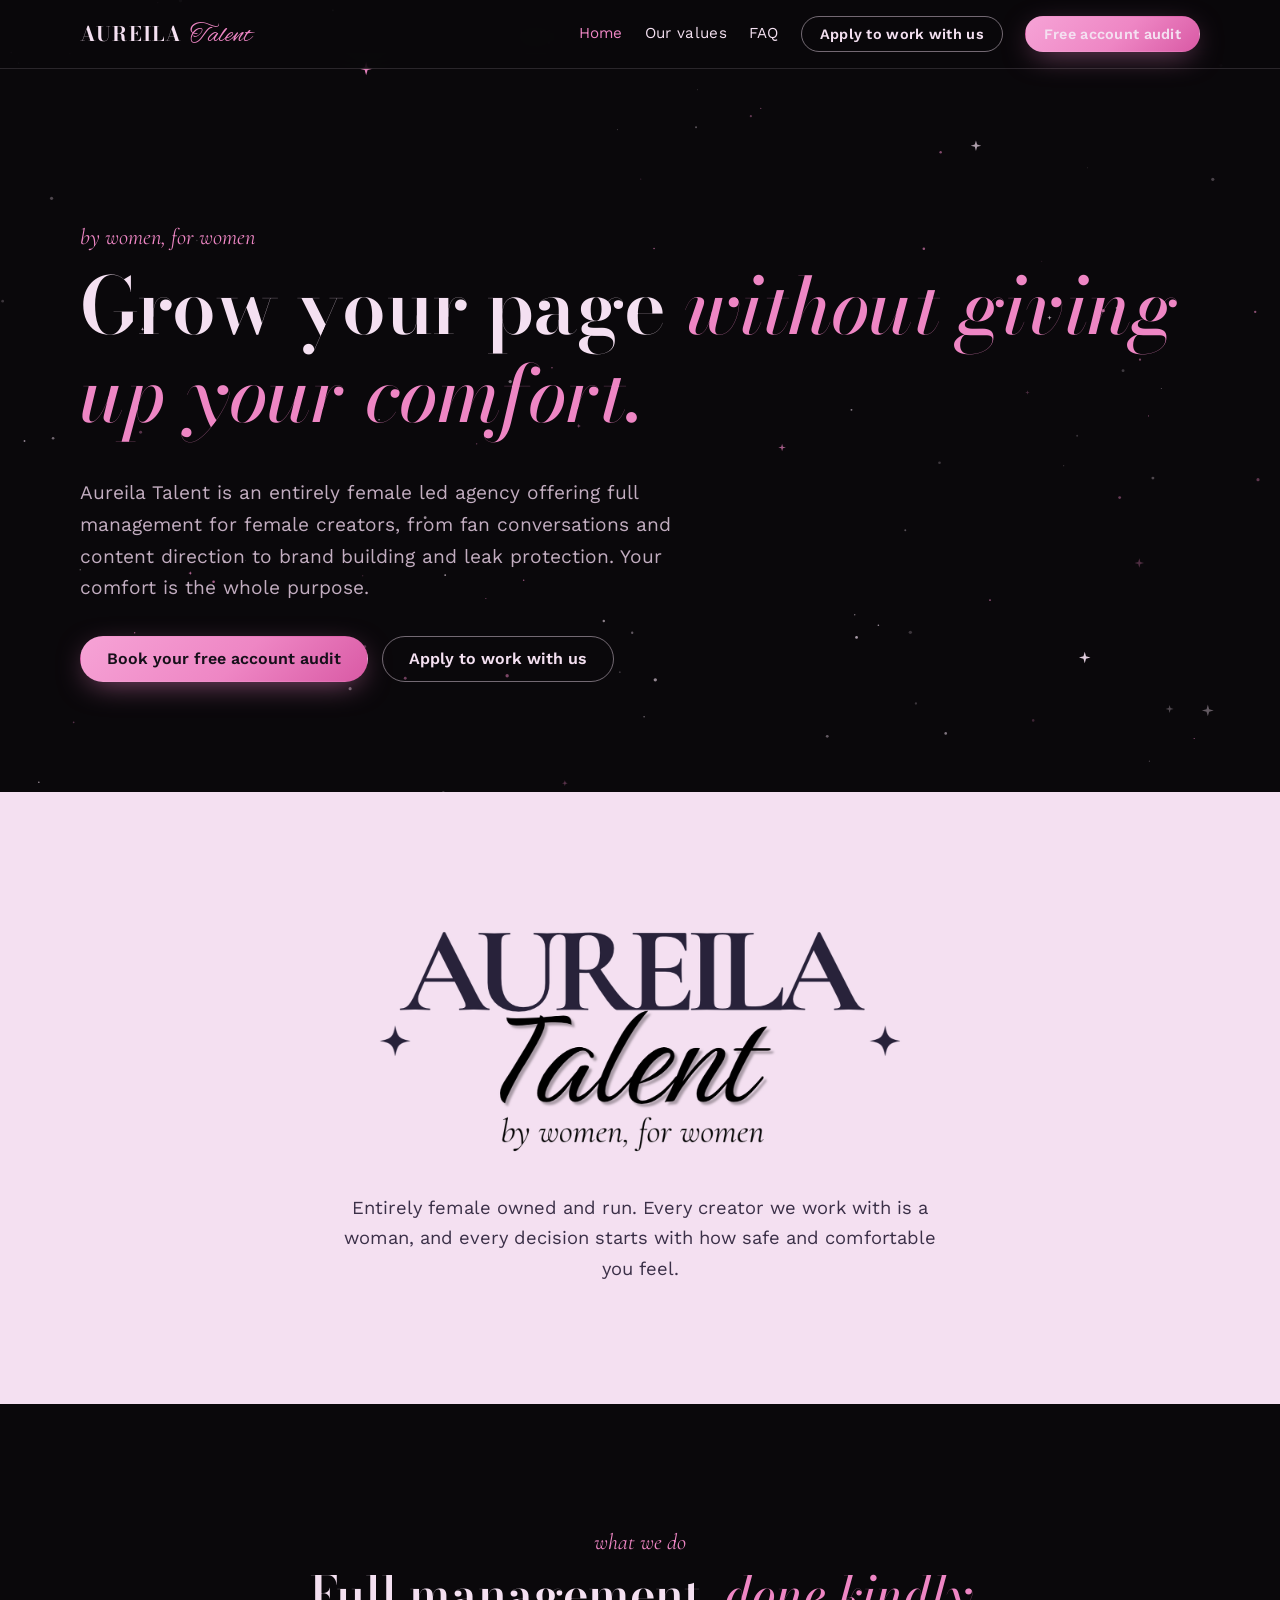
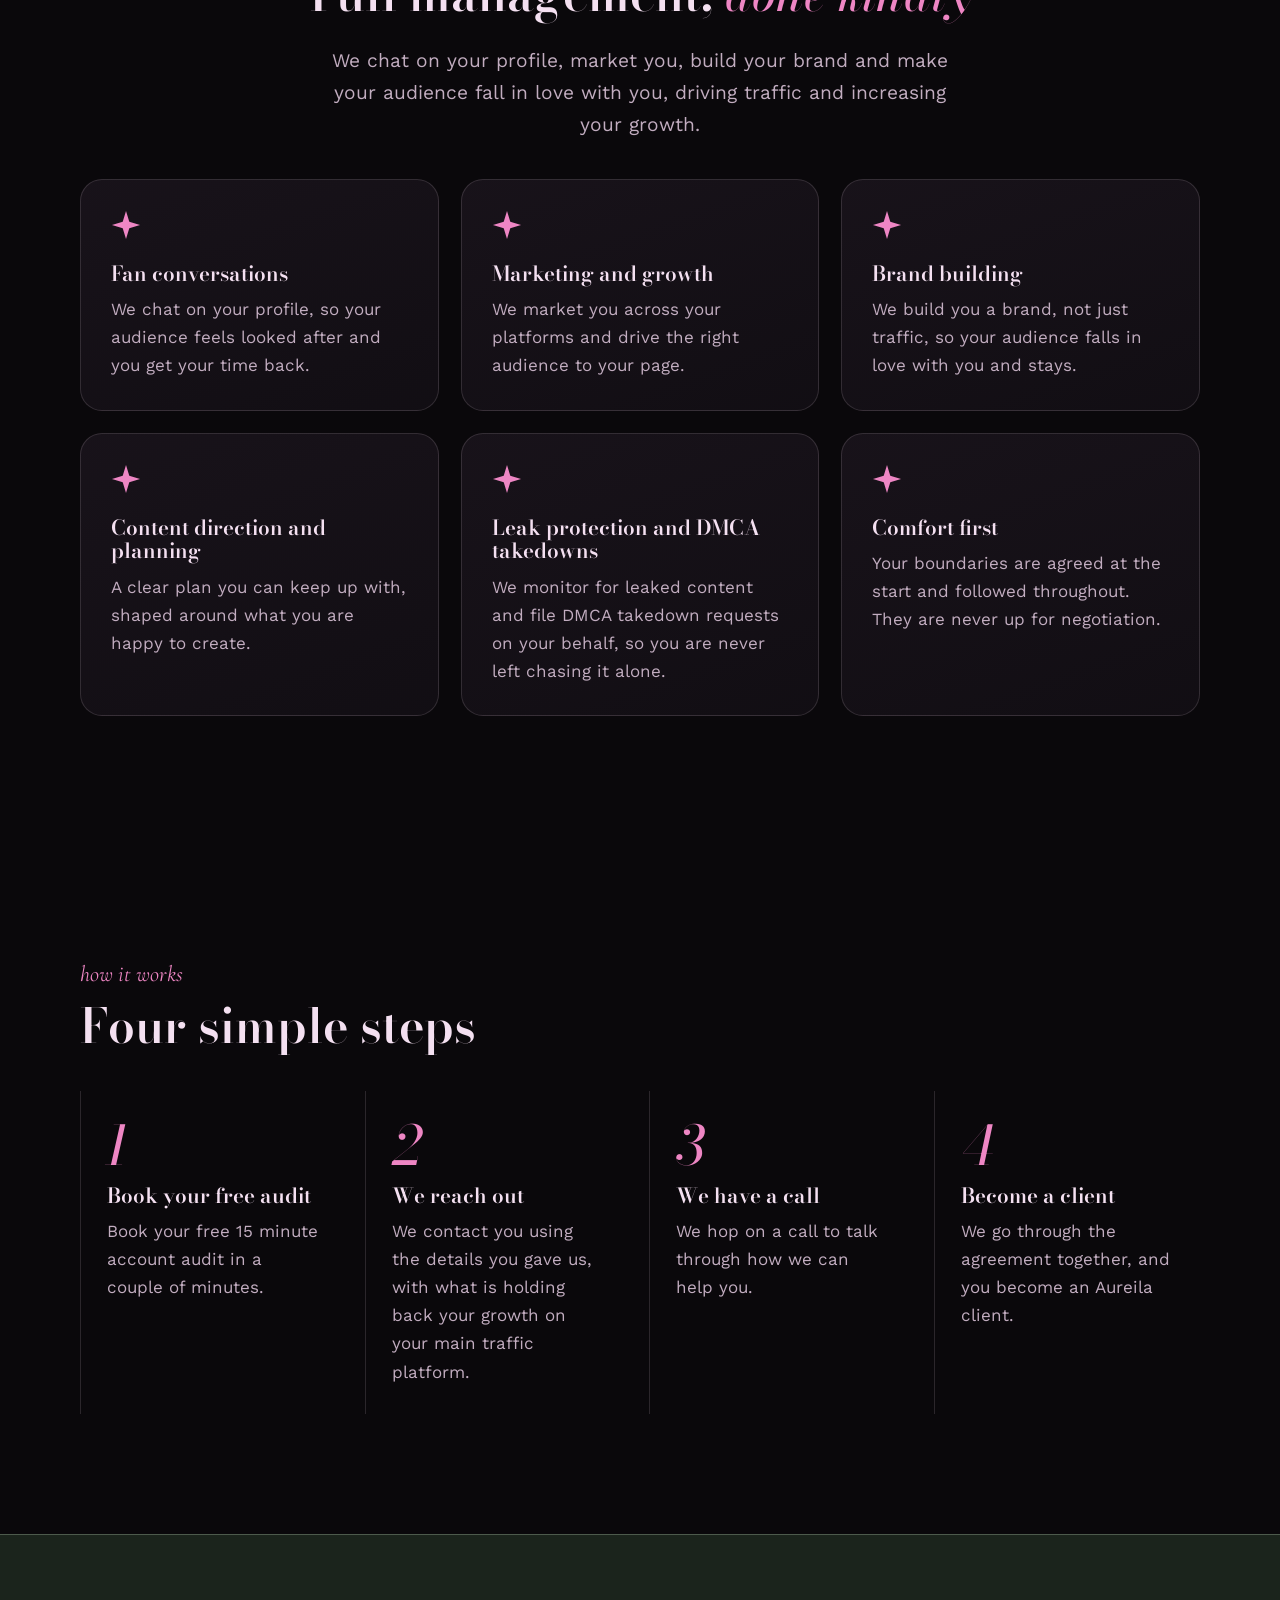
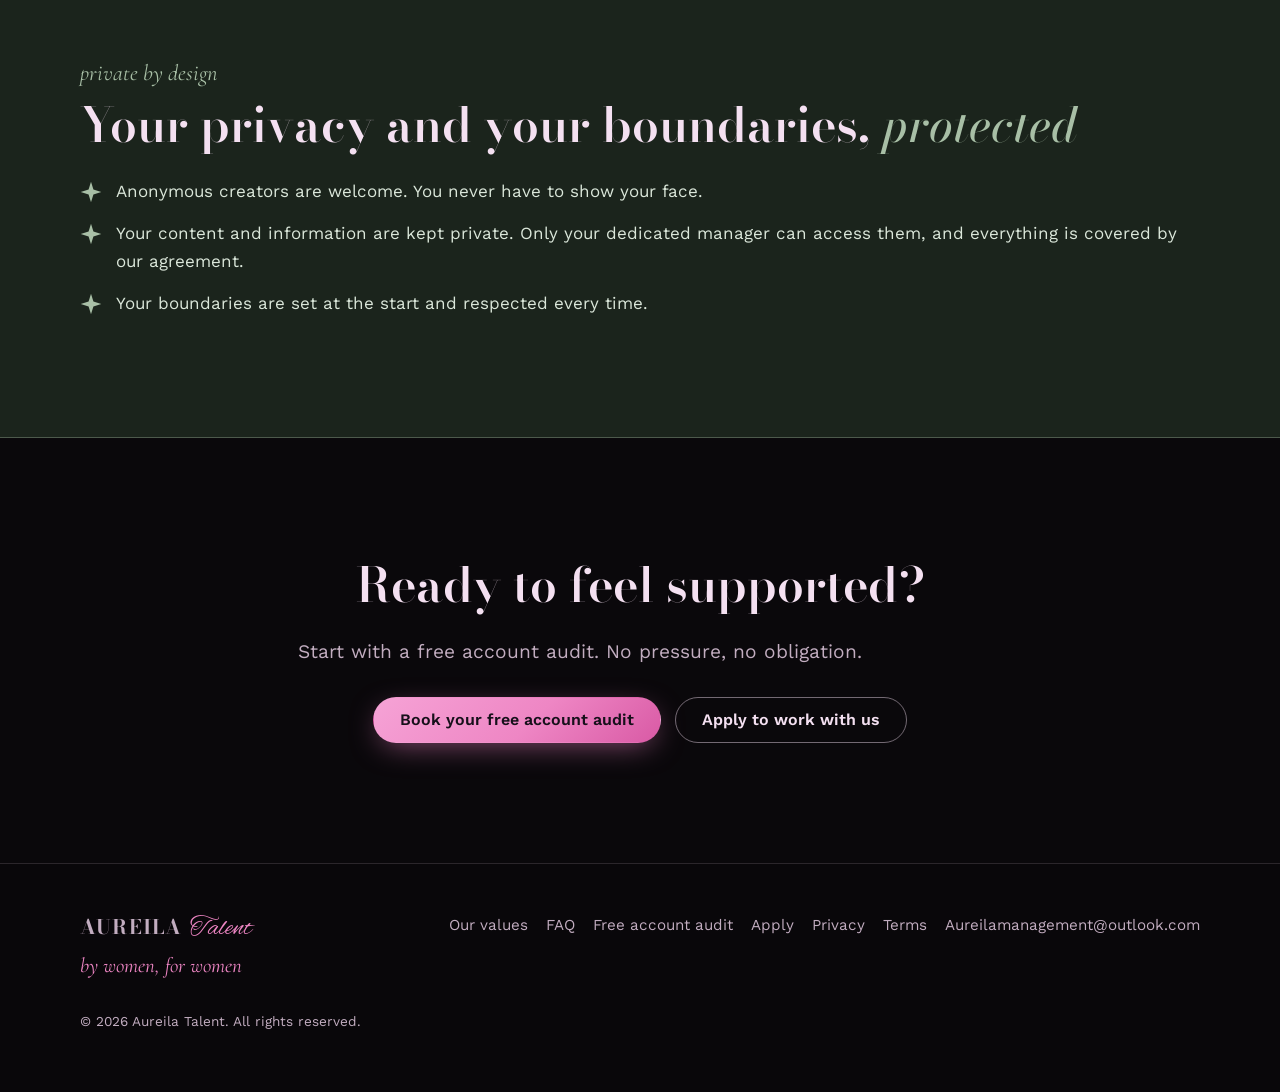
<file: index.html>
<!doctype html>
<html lang="en-GB">
<head>
<meta charset="utf-8">
<meta name="viewport" content="width=device-width,initial-scale=1">
<title>Aureila Talent | by women, for women</title>
<meta name="description" content="An entirely female led creator management agency. Full management, DMCA takedown support and brand building, with your comfort first. Book a free account audit.">
<meta name="theme-color" content="#0a080b">
<link rel="icon" href="data:image/svg+xml,%3Csvg xmlns='http://www.w3.org/2000/svg' viewBox='0 0 32 32'%3E%3Cpath fill='%23ee86c4' d='M16 1l3.5 11.5L31 16l-11.5 3.5L16 31l-3.5-11.5L1 16l11.5-3.5z'/%3E%3C/svg%3E">
<link rel="preconnect" href="https://fonts.googleapis.com">
<link rel="preconnect" href="https://fonts.gstatic.com" crossorigin>
<link href="https://fonts.googleapis.com/css2?family=Alex+Brush&family=Bodoni+Moda:ital,wght@0,500;0,600;0,700;1,500&family=Cormorant+Garamond:ital,wght@1,500&family=Work+Sans:wght@400;500;600&display=swap" rel="stylesheet">
<link rel="stylesheet" href="style.css">
</head>
<body>
<a class="skip" href="#main">Skip to content</a>
<canvas id="stars" aria-hidden="true"></canvas>
<header class="site-header">
  <div class="wrap bar">
    <a class="brand" href="index.html" aria-label="Aureila Talent, home"><span class="b1">Aureila</span><span class="b2">Talent</span></a>
    <button class="nav-toggle" aria-expanded="false" aria-controls="nav">Menu</button>
    <nav class="nav" id="nav" aria-label="Main"><a href="index.html" aria-current="page">Home</a><a href="values.html">Our values</a><a href="faq.html">FAQ</a><a href="apply.html" class="btn btn-ghost small">Apply to work with us</a><a href="audit.html" class="btn btn-primary small">Free account audit</a></nav>
  </div>
</header>
<main id="main">

<section class="hero">
  <div class="wrap">
    <div class="reveal">
      <span class="kicker">by women, for women</span>
      <h1>Grow your page <em>without giving up your comfort.</em></h1>
      <p class="lead">Aureila Talent is an entirely female led agency offering full management for female creators, from fan conversations and content direction to brand building and leak protection. Your comfort is the whole purpose.</p>
      <div class="cta">
        <a class="btn btn-primary" href="audit.html">Book your free account audit</a>
        <a class="btn btn-ghost" href="apply.html">Apply to work with us</a>
      </div>
    </div>
  </div>
</section>

<section class="panel-pink">
  <div class="wrap inner reveal">
    <img class="logo-img" src="logo.png" alt="Aureila Talent, by women, for women" width="1400" height="647">
    <p>Entirely female owned and run. Every creator we work with is a woman, and every decision starts with how safe and comfortable you feel.</p>
  </div>
</section>

<section id="services">
  <div class="wrap">
    <div class="center reveal">
      <span class="kicker">what we do</span>
      <h2>Full management, <em>done kindly</em></h2>
      <p class="lead">We chat on your profile, market you, build your brand and make your audience fall in love with you, driving traffic and increasing your growth.</p>
    </div>
    <div class="grid g3" style="margin-top:2.4rem"><div class="card reveal"><svg class="ico" viewBox="0 0 32 32" aria-hidden="true"><path d="M16 1l3.5 11.5L31 16l-11.5 3.5L16 31l-3.5-11.5L1 16l11.5-3.5z"/></svg><h3>Fan conversations</h3><p>We chat on your profile, so your audience feels looked after and you get your time back.</p></div><div class="card reveal"><svg class="ico" viewBox="0 0 32 32" aria-hidden="true"><path d="M16 1l3.5 11.5L31 16l-11.5 3.5L16 31l-3.5-11.5L1 16l11.5-3.5z"/></svg><h3>Marketing and growth</h3><p>We market you across your platforms and drive the right audience to your page.</p></div><div class="card reveal"><svg class="ico" viewBox="0 0 32 32" aria-hidden="true"><path d="M16 1l3.5 11.5L31 16l-11.5 3.5L16 31l-3.5-11.5L1 16l11.5-3.5z"/></svg><h3>Brand building</h3><p>We build you a brand, not just traffic, so your audience falls in love with you and stays.</p></div><div class="card reveal"><svg class="ico" viewBox="0 0 32 32" aria-hidden="true"><path d="M16 1l3.5 11.5L31 16l-11.5 3.5L16 31l-3.5-11.5L1 16l11.5-3.5z"/></svg><h3>Content direction and planning</h3><p>A clear plan you can keep up with, shaped around what you are happy to create.</p></div><div class="card reveal"><svg class="ico" viewBox="0 0 32 32" aria-hidden="true"><path d="M16 1l3.5 11.5L31 16l-11.5 3.5L16 31l-3.5-11.5L1 16l11.5-3.5z"/></svg><h3>Leak protection and DMCA takedowns</h3><p>We monitor for leaked content and file DMCA takedown requests on your behalf, so you are never left chasing it alone.</p></div><div class="card reveal"><svg class="ico" viewBox="0 0 32 32" aria-hidden="true"><path d="M16 1l3.5 11.5L31 16l-11.5 3.5L16 31l-3.5-11.5L1 16l11.5-3.5z"/></svg><h3>Comfort first</h3><p>Your boundaries are agreed at the start and followed throughout. They are never up for negotiation.</p></div></div>
  </div>
</section>

<section id="how">
  <div class="wrap">
    <div class="reveal">
      <span class="kicker">how it works</span>
      <h2>Four simple steps</h2>
    </div>
    <div class="steps reveal">
      <div class="step"><h3>Book your free audit</h3><p>Book your free 15 minute account audit in a couple of minutes.</p></div>
      <div class="step"><h3>We reach out</h3><p>We contact you using the details you gave us, with what is holding back your growth on your main traffic platform.</p></div>
      <div class="step"><h3>We have a call</h3><p>We hop on a call to talk through how we can help you.</p></div>
      <div class="step"><h3>Become a client</h3><p>We go through the agreement together, and you become an Aureila client.</p></div>
    </div>
  </div>
</section>

<section class="trust">
  <div class="wrap">
    <div class="reveal">
      <span class="kicker">private by design</span>
      <h2>Your privacy and your boundaries, <em>protected</em></h2>
      <ul>
        <li><svg class="" viewBox="0 0 32 32" aria-hidden="true"><path d="M16 1l3.5 11.5L31 16l-11.5 3.5L16 31l-3.5-11.5L1 16l11.5-3.5z"/></svg><span>Anonymous creators are welcome. You never have to show your face.</span></li>
        <li><svg class="" viewBox="0 0 32 32" aria-hidden="true"><path d="M16 1l3.5 11.5L31 16l-11.5 3.5L16 31l-3.5-11.5L1 16l11.5-3.5z"/></svg><span>Your content and information are kept private. Only your dedicated manager can access them, and everything is covered by our agreement.</span></li>
        <li><svg class="" viewBox="0 0 32 32" aria-hidden="true"><path d="M16 1l3.5 11.5L31 16l-11.5 3.5L16 31l-3.5-11.5L1 16l11.5-3.5z"/></svg><span>Your boundaries are set at the start and respected every time.</span></li>
      </ul>
    </div>
  </div>
</section>

<section class="banner">
  <div class="narrow reveal">
    <h2>Ready to feel supported?</h2>
    <p class="lead">Start with a free account audit. No pressure, no obligation.</p>
    <div class="cta">
      <a class="btn btn-primary" href="audit.html">Book your free account audit</a>
      <a class="btn btn-ghost" href="apply.html">Apply to work with us</a>
    </div>
  </div>
</section>
</main>
<footer class="site-footer">
  <div class="wrap">
    <div class="foot">
      <div>
        <a class="brand" href="index.html"><span class="b1">Aureila</span><span class="b2">Talent</span></a>
        <p class="slogan">by women, for women</p>
      </div>
      <ul>
        <li><a href="values.html">Our values</a></li>
        <li><a href="faq.html">FAQ</a></li>
        <li><a href="audit.html">Free account audit</a></li>
        <li><a href="apply.html">Apply</a></li>
        <li><a href="privacy.html">Privacy</a></li>
        <li><a href="terms.html">Terms</a></li>
        <li><a href="mailto:Aureilamanagement@outlook.com">Aureilamanagement@outlook.com</a></li>
      </ul>
    </div>
    <p class="fine">&copy; <span data-year>2026</span> Aureila Talent. All rights reserved.</p>
  </div>
</footer>
<script src="config.js"></script>
<script src="main.js"></script>
</body>
</html>
</file>
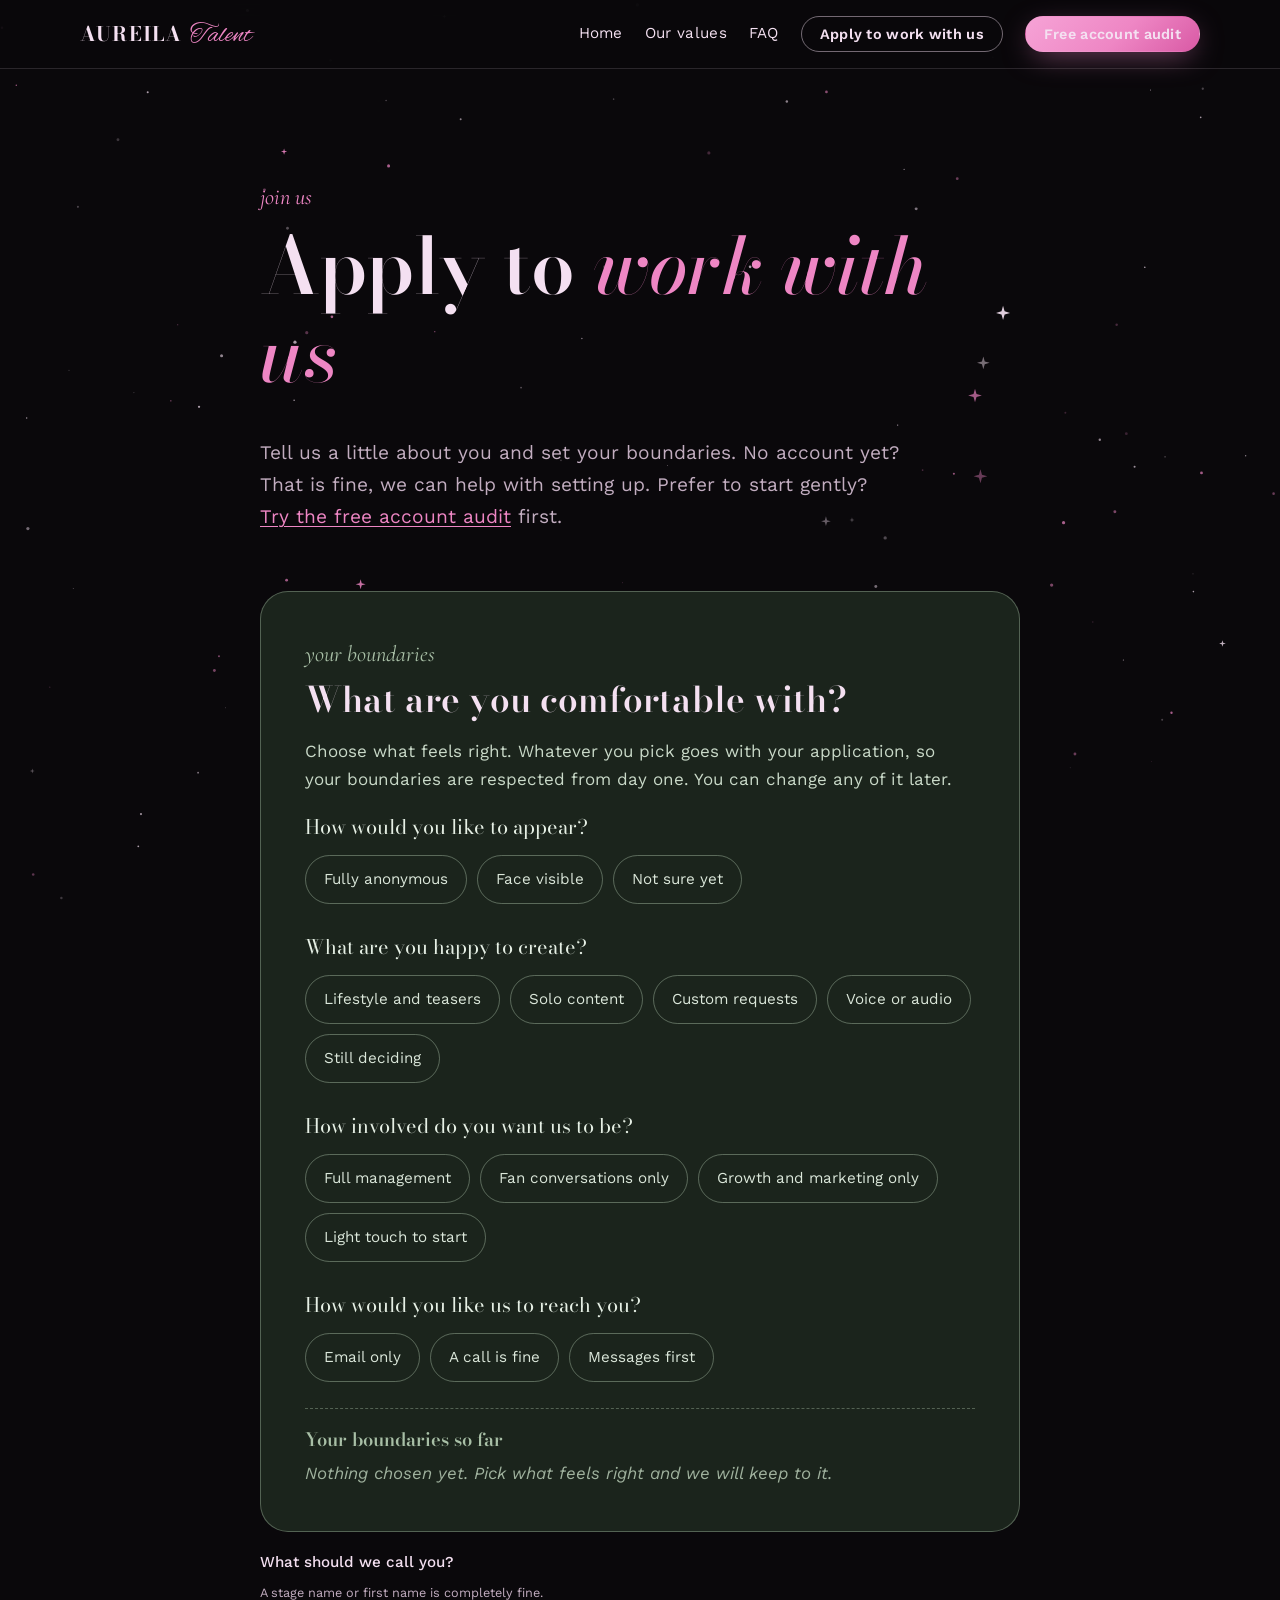
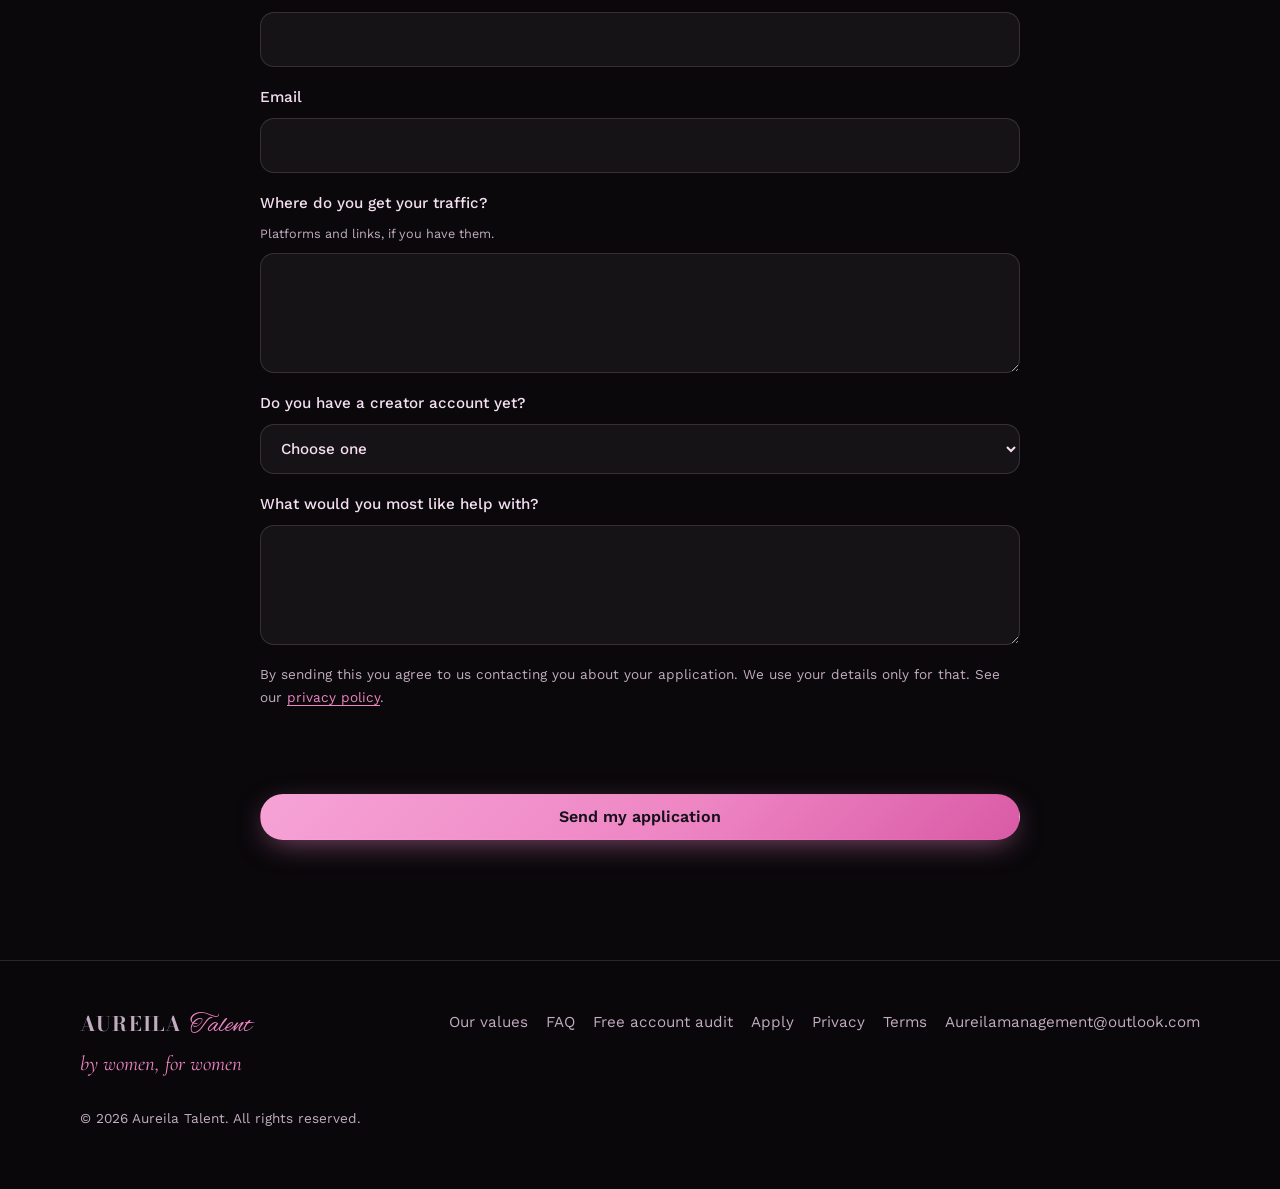
<file: apply.html>
<!doctype html>
<html lang="en-GB">
<head>
<meta charset="utf-8">
<meta name="viewport" content="width=device-width,initial-scale=1">
<title>Apply to work with us | Aureila Talent</title>
<meta name="description" content="Apply to work with Aureila Talent. Set your boundaries and tell us about you.">
<meta name="theme-color" content="#0a080b">
<link rel="icon" href="data:image/svg+xml,%3Csvg xmlns='http://www.w3.org/2000/svg' viewBox='0 0 32 32'%3E%3Cpath fill='%23ee86c4' d='M16 1l3.5 11.5L31 16l-11.5 3.5L16 31l-3.5-11.5L1 16l11.5-3.5z'/%3E%3C/svg%3E">
<link rel="preconnect" href="https://fonts.googleapis.com">
<link rel="preconnect" href="https://fonts.gstatic.com" crossorigin>
<link href="https://fonts.googleapis.com/css2?family=Alex+Brush&family=Bodoni+Moda:ital,wght@0,500;0,600;0,700;1,500&family=Cormorant+Garamond:ital,wght@1,500&family=Work+Sans:wght@400;500;600&display=swap" rel="stylesheet">
<link rel="stylesheet" href="style.css">
</head>
<body>
<a class="skip" href="#main">Skip to content</a>
<canvas id="stars" aria-hidden="true"></canvas>
<header class="site-header">
  <div class="wrap bar">
    <a class="brand" href="index.html" aria-label="Aureila Talent, home"><span class="b1">Aureila</span><span class="b2">Talent</span></a>
    <button class="nav-toggle" aria-expanded="false" aria-controls="nav">Menu</button>
    <nav class="nav" id="nav" aria-label="Main"><a href="index.html">Home</a><a href="values.html">Our values</a><a href="faq.html">FAQ</a><a href="apply.html" class="btn btn-ghost small">Apply to work with us</a><a href="audit.html" class="btn btn-primary small">Free account audit</a></nav>
  </div>
</header>
<main id="main">

<section class="page-hero">
  <div class="narrow reveal">
    <span class="kicker">join us</span>
    <h1>Apply to <em>work with us</em></h1>
    <p class="lead">Tell us a little about you and set your boundaries. No account yet? That is fine, we can help with setting up. Prefer to start gently? <a href="audit.html">Try the free account audit</a> first.</p>
  </div>
</section>
<section style="padding-top:10px">
  <div class="narrow">
    <form class="form" id="apply-form" data-form data-subject="Application to work with Aureila" data-thanks="apply-thanks">
      <input type="hidden" name="form_type" value="Application">
      <input type="hidden" name="boundaries" id="b-value">
      
<div class="picker" id="picker">
  <span class="kicker">your boundaries</span>
  <h2 style="font-size:clamp(1.6rem,3.4vw,2.2rem)">What are you comfortable with?</h2>
  <p style="color:#c9d9c8">Choose what feels right. Whatever you pick goes with your application, so your boundaries are respected from day one. You can change any of it later.</p>
  <fieldset data-label="Visibility"><legend>How would you like to appear?</legend><div class="chips"><label class="chip"><input type="radio" name="chip_vis" value="Fully anonymous"><span>Fully anonymous</span></label><label class="chip"><input type="radio" name="chip_vis" value="Face visible"><span>Face visible</span></label><label class="chip"><input type="radio" name="chip_vis" value="Not sure yet"><span>Not sure yet</span></label></div></fieldset>
  <fieldset data-label="Content comfort"><legend>What are you happy to create?</legend><div class="chips"><label class="chip"><input type="checkbox" name="chip_content" value="Lifestyle and teasers"><span>Lifestyle and teasers</span></label><label class="chip"><input type="checkbox" name="chip_content" value="Solo content"><span>Solo content</span></label><label class="chip"><input type="checkbox" name="chip_content" value="Custom requests"><span>Custom requests</span></label><label class="chip"><input type="checkbox" name="chip_content" value="Voice or audio"><span>Voice or audio</span></label><label class="chip"><input type="checkbox" name="chip_content" value="Still deciding"><span>Still deciding</span></label></div></fieldset>
  <fieldset data-label="Involvement"><legend>How involved do you want us to be?</legend><div class="chips"><label class="chip"><input type="radio" name="chip_inv" value="Full management"><span>Full management</span></label><label class="chip"><input type="radio" name="chip_inv" value="Fan conversations only"><span>Fan conversations only</span></label><label class="chip"><input type="radio" name="chip_inv" value="Growth and marketing only"><span>Growth and marketing only</span></label><label class="chip"><input type="radio" name="chip_inv" value="Light touch to start"><span>Light touch to start</span></label></div></fieldset>
  <fieldset data-label="Contact preference"><legend>How would you like us to reach you?</legend><div class="chips"><label class="chip"><input type="radio" name="chip_contact" value="Email only"><span>Email only</span></label><label class="chip"><input type="radio" name="chip_contact" value="A call is fine"><span>A call is fine</span></label><label class="chip"><input type="radio" name="chip_contact" value="Messages first"><span>Messages first</span></label></div></fieldset>
  <div class="summary" aria-live="polite">
    <h3>Your boundaries so far</h3>
    <ul id="b-list"></ul>
  </div>
</div>

      <label class="f">What should we call you?<small>A stage name or first name is completely fine.</small>
        <input type="text" name="name" required autocomplete="off"></label>
      <label class="f">Email<input type="email" name="email" required autocomplete="email"></label>
      <label class="f">Where do you get your traffic?<small>Platforms and links, if you have them.</small>
        <textarea name="platforms"></textarea></label>
      <label class="f">Do you have a creator account yet?
        <select name="has_account"><option value="">Choose one</option><option>Yes, it is live</option><option>Not yet, I need help setting up</option></select></label>
      <label class="f">What would you most like help with?<textarea name="help"></textarea></label>
      <p class="consent">By sending this you agree to us contacting you about your application. We use your details only for that. See our <a href="privacy.html">privacy policy</a>.</p>
      <p class="form-msg" role="status"></p>
      <button class="btn btn-primary" type="submit">Send my application</button>
    </form>
    <div id="apply-thanks" class="thanks hidden">
      <h3>Thank you, we have got it.</h3>
      <p>We will read your application and your boundaries carefully, and reply by email soon.</p>
      <a class="btn btn-primary" data-call href="#">Book a free 15 minute call</a>
    </div>
  </div>
</section>

</main>
<footer class="site-footer">
  <div class="wrap">
    <div class="foot">
      <div>
        <a class="brand" href="index.html"><span class="b1">Aureila</span><span class="b2">Talent</span></a>
        <p class="slogan">by women, for women</p>
      </div>
      <ul>
        <li><a href="values.html">Our values</a></li>
        <li><a href="faq.html">FAQ</a></li>
        <li><a href="audit.html">Free account audit</a></li>
        <li><a href="apply.html">Apply</a></li>
        <li><a href="privacy.html">Privacy</a></li>
        <li><a href="terms.html">Terms</a></li>
        <li><a href="mailto:Aureilamanagement@outlook.com">Aureilamanagement@outlook.com</a></li>
      </ul>
    </div>
    <p class="fine">&copy; <span data-year>2026</span> Aureila Talent. All rights reserved.</p>
  </div>
</footer>
<script src="config.js"></script>
<script src="main.js"></script>
</body>
</html>
</file>
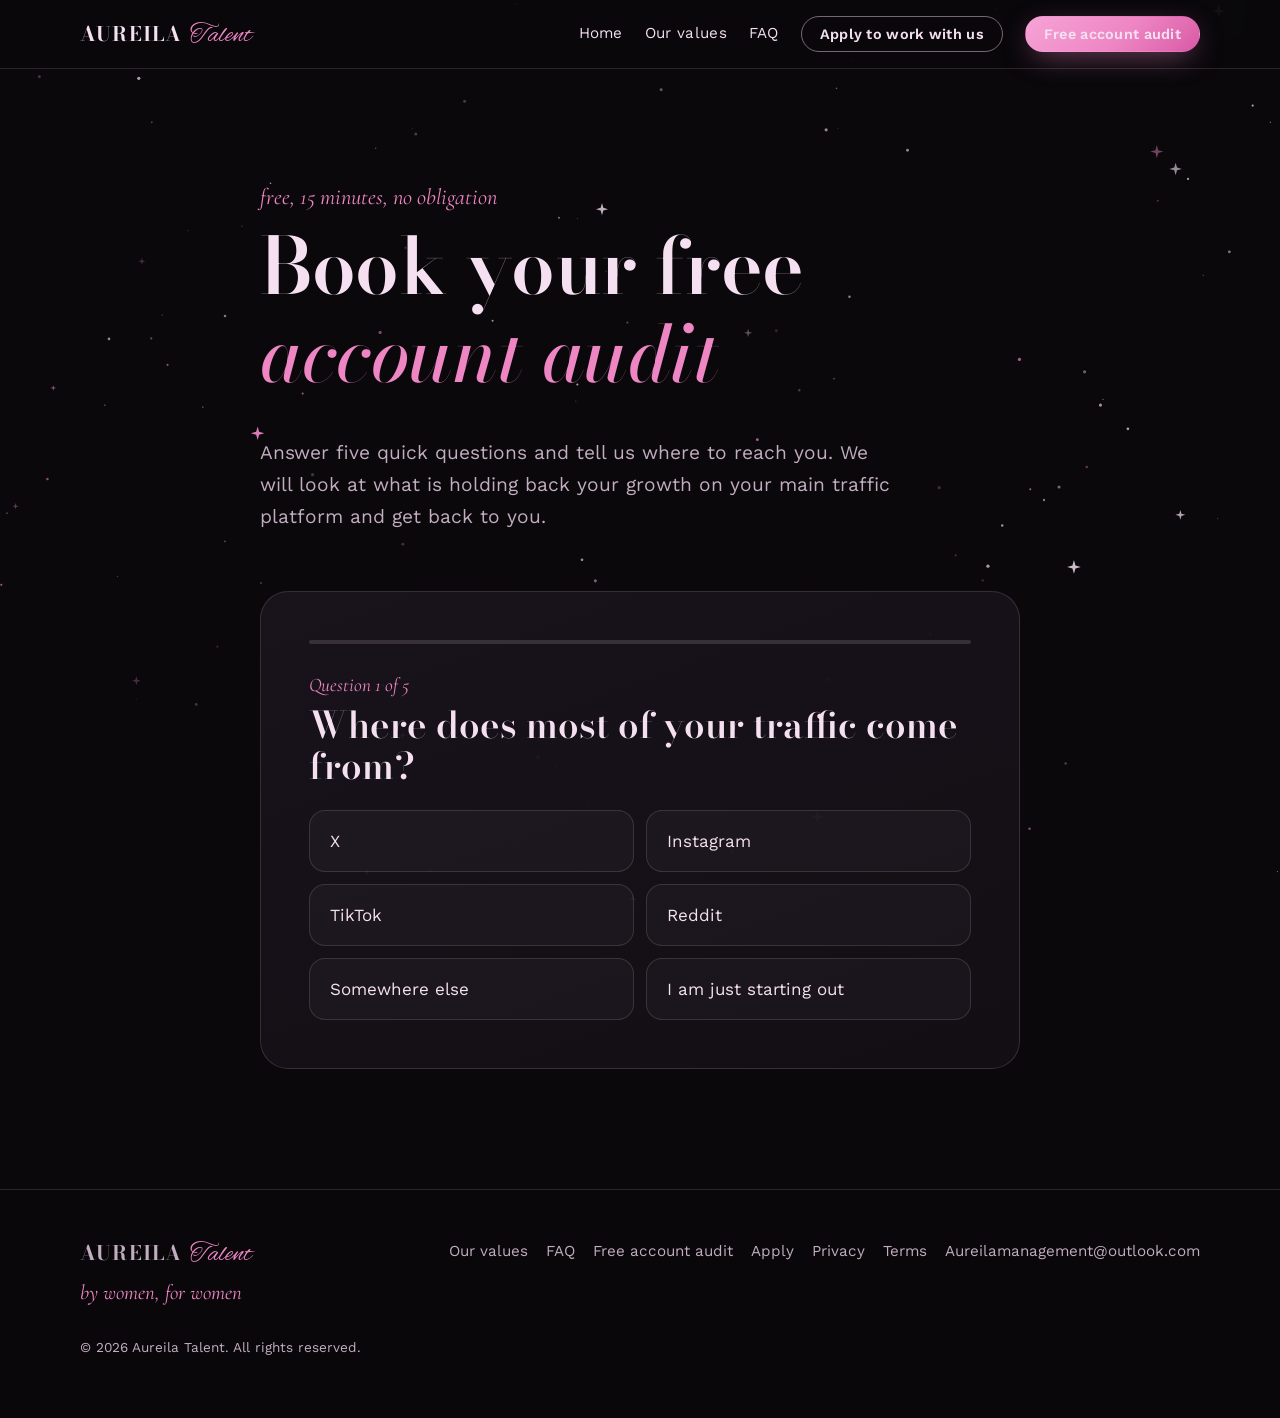
<file: audit.html>
<!doctype html>
<html lang="en-GB">
<head>
<meta charset="utf-8">
<meta name="viewport" content="width=device-width,initial-scale=1">
<title>Free account audit | Aureila Talent</title>
<meta name="description" content="Book a free account audit with Aureila Talent. Find out what is holding back your growth.">
<meta name="theme-color" content="#0a080b">
<link rel="icon" href="data:image/svg+xml,%3Csvg xmlns='http://www.w3.org/2000/svg' viewBox='0 0 32 32'%3E%3Cpath fill='%23ee86c4' d='M16 1l3.5 11.5L31 16l-11.5 3.5L16 31l-3.5-11.5L1 16l11.5-3.5z'/%3E%3C/svg%3E">
<link rel="preconnect" href="https://fonts.googleapis.com">
<link rel="preconnect" href="https://fonts.gstatic.com" crossorigin>
<link href="https://fonts.googleapis.com/css2?family=Alex+Brush&family=Bodoni+Moda:ital,wght@0,500;0,600;0,700;1,500&family=Cormorant+Garamond:ital,wght@1,500&family=Work+Sans:wght@400;500;600&display=swap" rel="stylesheet">
<link rel="stylesheet" href="style.css">
</head>
<body>
<a class="skip" href="#main">Skip to content</a>
<canvas id="stars" aria-hidden="true"></canvas>
<header class="site-header">
  <div class="wrap bar">
    <a class="brand" href="index.html" aria-label="Aureila Talent, home"><span class="b1">Aureila</span><span class="b2">Talent</span></a>
    <button class="nav-toggle" aria-expanded="false" aria-controls="nav">Menu</button>
    <nav class="nav" id="nav" aria-label="Main"><a href="index.html">Home</a><a href="values.html">Our values</a><a href="faq.html">FAQ</a><a href="apply.html" class="btn btn-ghost small">Apply to work with us</a><a href="audit.html" class="btn btn-primary small">Free account audit</a></nav>
  </div>
</header>
<main id="main">

<section class="page-hero">
  <div class="narrow reveal">
    <span class="kicker">free, 15 minutes, no obligation</span>
    <h1>Book your free <em>account audit</em></h1>
    <p class="lead">Answer five quick questions and tell us where to reach you. We will look at what is holding back your growth on your main traffic platform and get back to you.</p>
  </div>
</section>
<section style="padding-top:10px">
  <div class="narrow">
    <div class="quiz">
      <div class="progress" aria-hidden="true"><i id="quiz-bar"></i></div>
      <div id="quiz-root"><div id="quiz-q" aria-live="polite"></div></div>
      <div id="result" class="hidden">
        <div class="result-box">
          <h3 id="res-title"></h3>
          <p id="res-text"></p>
        </div>
        <form class="form" id="audit-form" data-form data-subject="Free account audit request" data-thanks="audit-thanks">
          <input type="hidden" name="form_type" value="Free account audit">
          <input type="hidden" name="platform" id="h-platform">
          <input type="hidden" name="audience" id="h-audience">
          <input type="hidden" name="blocker" id="h-blocker">
          <input type="hidden" name="account" id="h-account">
          <input type="hidden" name="visibility" id="h-visibility">
          <label class="f">What should we call you?<small>A stage name or first name is completely fine.</small>
            <input type="text" name="name" required autocomplete="off"></label>
          <label class="f">Email<input type="email" name="email" required autocomplete="email"></label>
          <label class="f">Link to your main traffic profile <small>Optional, but it lets us make the audit specific to you.</small>
            <input type="url" name="profile_link" placeholder="https://"></label>
          <label class="f">Anything else we should know? <small>Optional.</small>
            <textarea name="notes"></textarea></label>
          <p class="consent">By sending this you agree to us contacting you about your audit. We use your details only for that. See our <a href="privacy.html">privacy policy</a>.</p>
          <p class="form-msg" role="status"></p>
          <button class="btn btn-primary" type="submit">Request my free audit</button>
        </form>
        <div id="audit-thanks" class="thanks hidden">
          <h3>Thank you, we have got it.</h3>
          <p>We will be in touch by email with your audit. If you would rather jump straight on a call, you can book one now.</p>
          <a class="btn btn-primary" data-call href="#">Book a free 15 minute call</a>
        </div>
      </div>
    </div>
  </div>
</section>

</main>
<footer class="site-footer">
  <div class="wrap">
    <div class="foot">
      <div>
        <a class="brand" href="index.html"><span class="b1">Aureila</span><span class="b2">Talent</span></a>
        <p class="slogan">by women, for women</p>
      </div>
      <ul>
        <li><a href="values.html">Our values</a></li>
        <li><a href="faq.html">FAQ</a></li>
        <li><a href="audit.html">Free account audit</a></li>
        <li><a href="apply.html">Apply</a></li>
        <li><a href="privacy.html">Privacy</a></li>
        <li><a href="terms.html">Terms</a></li>
        <li><a href="mailto:Aureilamanagement@outlook.com">Aureilamanagement@outlook.com</a></li>
      </ul>
    </div>
    <p class="fine">&copy; <span data-year>2026</span> Aureila Talent. All rights reserved.</p>
  </div>
</footer>
<script src="config.js"></script>
<script src="main.js"></script>
</body>
</html>
</file>
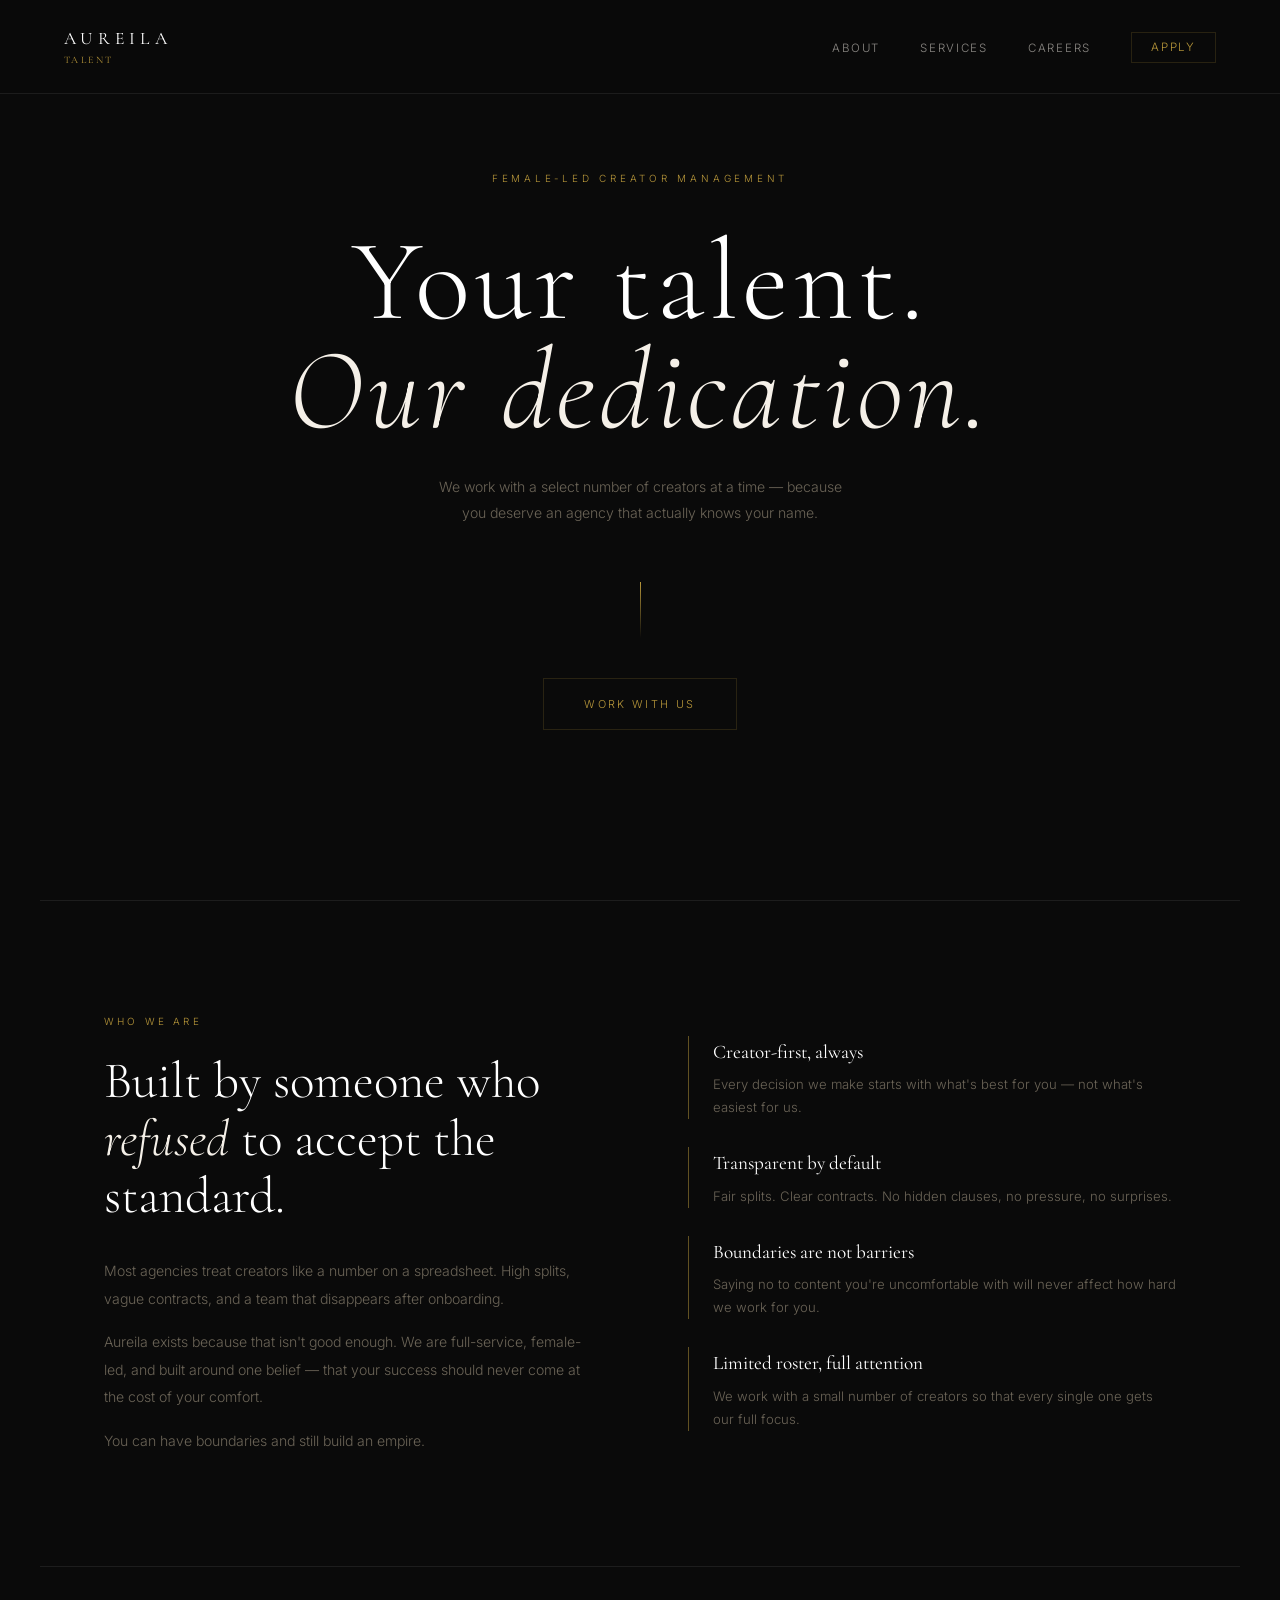
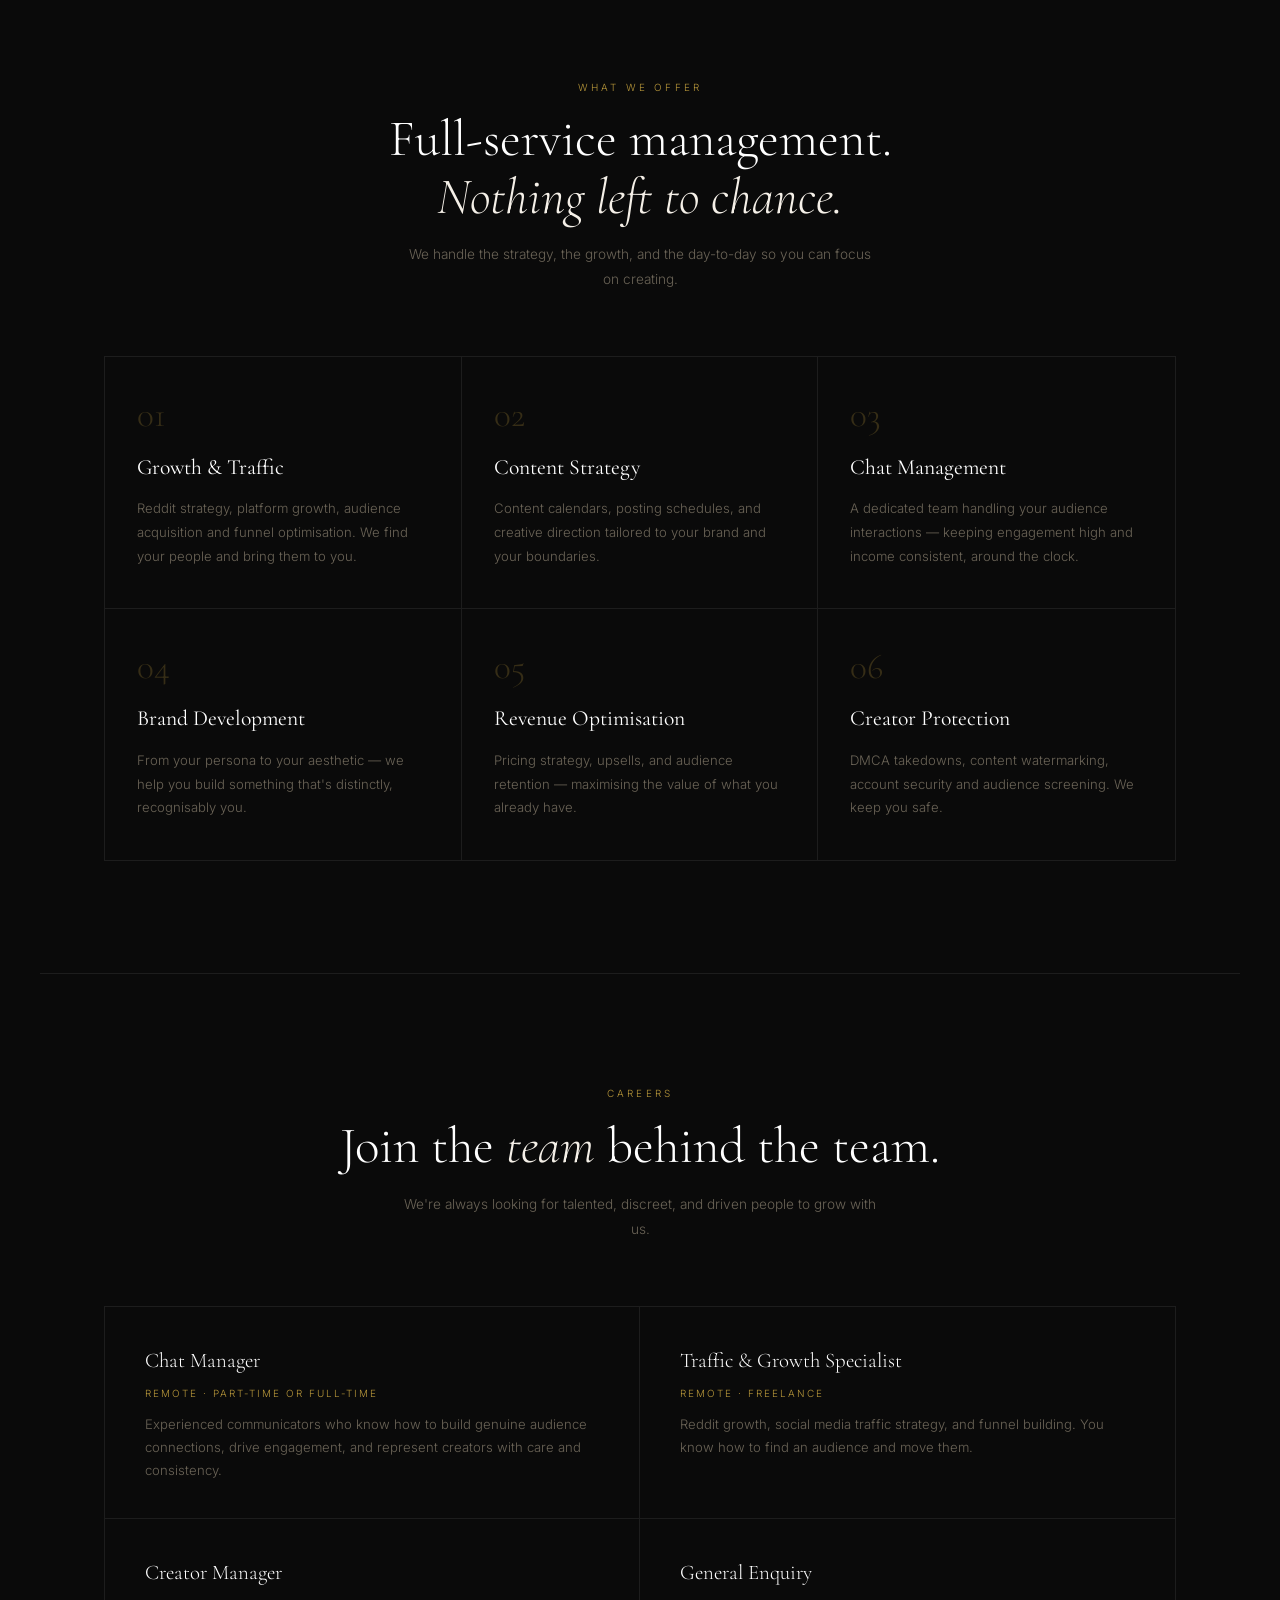
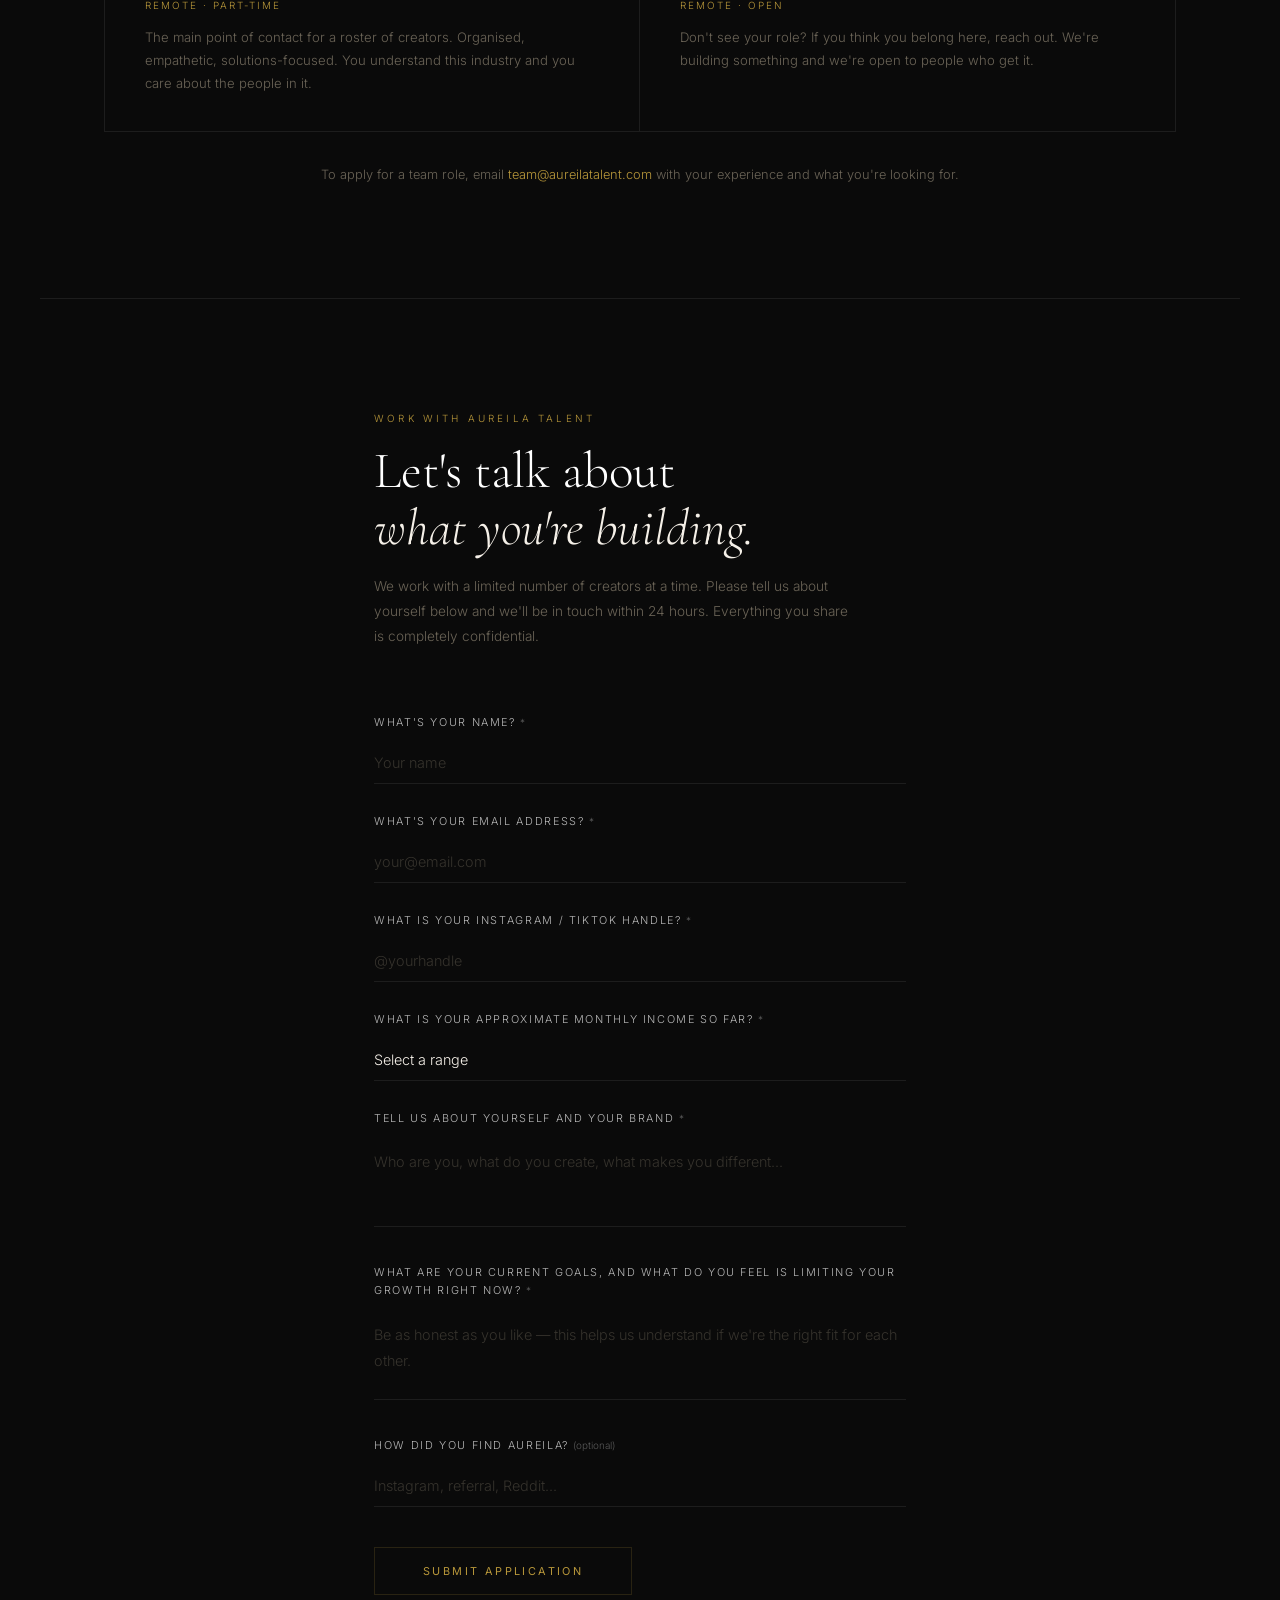
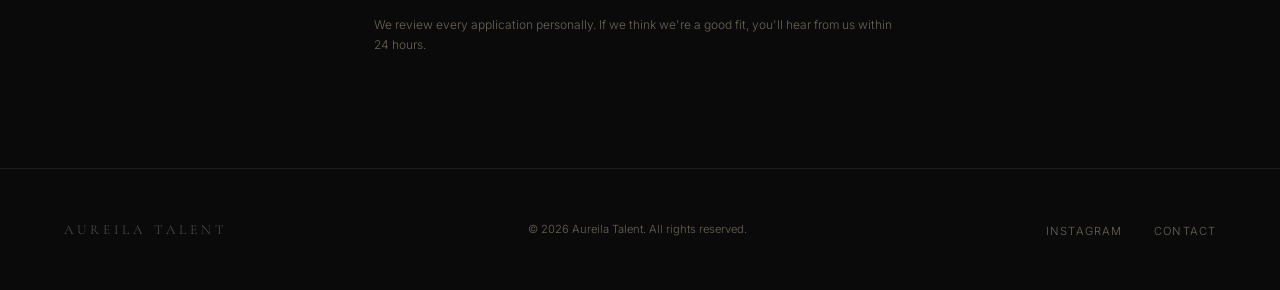
<file: aureila.html>
<!DOCTYPE html>
<html lang="en">
<head>
<meta charset="UTF-8">
<meta name="viewport" content="width=device-width, initial-scale=1.0">
<title>Aureila Talent</title>
<link rel="preconnect" href="https://fonts.googleapis.com">
<link rel="preconnect" href="https://fonts.gstatic.com" crossorigin>
<link href="https://fonts.googleapis.com/css2?family=Cormorant+Garamond:ital,wght@0,300;0,400;0,500;1,300;1,400&family=Inter:wght@300;400;500&display=swap" rel="stylesheet">
<style>
  *, *::before, *::after { box-sizing: border-box; margin: 0; padding: 0; }
  :root {
    --black: #0a0a0a;
    --cream: #f5f0e8;
    --white: #ffffff;
    --gold: #b8973a;
    --gold-subtle: rgba(184, 151, 58, 0.5);
    --text-muted: #6b6457;
    --border: rgba(255,255,255,0.08);
    --border-gold: rgba(184, 151, 58, 0.18);
  }
  html { scroll-behavior: smooth; }
  body { background: var(--black); color: var(--cream); font-family: 'Inter', sans-serif; font-weight: 300; font-size: 15px; line-height: 1.7; overflow-x: hidden; }

  /* NAV */
  nav { position: fixed; top: 0; left: 0; right: 0; z-index: 100; display: flex; align-items: center; justify-content: space-between; padding: 1.5rem 4rem; background: rgba(10,10,10,0.94); backdrop-filter: blur(12px); border-bottom: 0.5px solid var(--border); }
  .nav-logo { font-family: 'Cormorant Garamond', serif; font-size: 1.1rem; font-weight: 400; letter-spacing: 0.3em; color: var(--white); text-decoration: none; text-transform: uppercase; }
  .nav-logo span { color: var(--gold); font-size: 0.62rem; letter-spacing: 0.25em; display: block; margin-top: -2px; }
  .nav-links { display: flex; gap: 2.5rem; list-style: none; }
  .nav-links a { color: var(--cream); text-decoration: none; font-size: 0.72rem; letter-spacing: 0.15em; text-transform: uppercase; opacity: 0.55; transition: opacity 0.2s; }
  .nav-links a:hover { opacity: 1; }
  .nav-cta { opacity: 1 !important; color: var(--gold) !important; border: 0.5px solid var(--border-gold); padding: 0.45rem 1.2rem; transition: background 0.2s, color 0.2s !important; }
  .nav-cta:hover { background: var(--gold) !important; color: var(--black) !important; }

  /* LAYOUT */
  section { padding: 7rem 4rem; max-width: 1200px; margin: 0 auto; }
  .divider { width: 100%; height: 0.5px; background: var(--border); max-width: 1200px; margin: 0 auto; }

  /* HERO */
  #hero { min-height: 100vh; max-width: 100%; padding: 0; display: flex; align-items: center; justify-content: center; text-align: center; }
  .hero-inner { padding: 0 2rem; }
  .hero-eyebrow { font-size: 0.62rem; letter-spacing: 0.38em; text-transform: uppercase; color: var(--gold); margin-bottom: 2.5rem; }
  .hero-headline { font-family: 'Cormorant Garamond', serif; font-size: clamp(4rem, 9vw, 7.5rem); font-weight: 300; line-height: 0.95; letter-spacing: 0.04em; color: var(--white); margin-bottom: 1.75rem; }
  .hero-headline em { font-style: italic; color: var(--cream); }
  .hero-sub { font-size: 0.88rem; color: var(--text-muted); max-width: 420px; margin: 0 auto 3.5rem; line-height: 1.85; }
  .hero-divider { width: 1px; height: 56px; background: linear-gradient(to bottom, var(--gold), transparent); margin: 0 auto 2.5rem; }
  .btn-primary { display: inline-block; background: transparent; border: 0.5px solid var(--border-gold); color: var(--gold); font-family: 'Inter', sans-serif; font-size: 0.68rem; letter-spacing: 0.22em; text-transform: uppercase; text-decoration: none; padding: 1rem 2.5rem; transition: background 0.25s, color 0.25s; }
  .btn-primary:hover { background: var(--gold); color: var(--black); }

  /* ABOUT */
  #about { display: grid; grid-template-columns: 1fr 1fr; gap: 6rem; align-items: center; }
  .about-label { font-size: 0.62rem; letter-spacing: 0.32em; text-transform: uppercase; color: var(--gold); margin-bottom: 1.5rem; }
  .about-headline { font-family: 'Cormorant Garamond', serif; font-size: clamp(2.2rem, 4vw, 3.2rem); font-weight: 300; line-height: 1.12; color: var(--white); margin-bottom: 2rem; }
  .about-headline em { font-style: italic; color: var(--cream); }
  .about-body { color: var(--text-muted); line-height: 1.95; font-size: 0.88rem; }
  .about-body p + p { margin-top: 1rem; }
  .about-values { display: flex; flex-direction: column; gap: 1.75rem; }
  .value-item { border-left: 0.5px solid var(--gold-subtle); padding-left: 1.5rem; }
  .value-title { font-family: 'Cormorant Garamond', serif; font-size: 1.2rem; font-weight: 400; color: var(--white); margin-bottom: 0.3rem; }
  .value-desc { font-size: 0.82rem; color: var(--text-muted); line-height: 1.75; }

  /* SERVICES */
  #services { text-align: center; }
  .section-label { font-size: 0.62rem; letter-spacing: 0.32em; text-transform: uppercase; color: var(--gold); margin-bottom: 1rem; }
  .section-headline { font-family: 'Cormorant Garamond', serif; font-size: clamp(2.2rem, 4vw, 3.2rem); font-weight: 300; color: var(--white); margin-bottom: 1rem; line-height: 1.12; }
  .section-headline em { font-style: italic; color: var(--cream); }
  .section-sub { font-size: 0.85rem; color: var(--text-muted); max-width: 480px; margin: 0 auto 4rem; line-height: 1.85; }
  .services-grid { display: grid; grid-template-columns: repeat(3, 1fr); border: 0.5px solid var(--border); }
  .service-card { padding: 2.5rem 2rem; border-right: 0.5px solid var(--border); border-bottom: 0.5px solid var(--border); text-align: left; transition: background 0.2s; }
  .service-card:nth-child(3n) { border-right: none; }
  .service-card:nth-last-child(-n+3) { border-bottom: none; }
  .service-card:hover { background: rgba(255,255,255,0.02); }
  .service-num { font-family: 'Cormorant Garamond', serif; font-size: 2.2rem; color: var(--gold); opacity: 0.25; line-height: 1; margin-bottom: 1rem; }
  .service-title { font-family: 'Cormorant Garamond', serif; font-size: 1.35rem; font-weight: 400; color: var(--white); margin-bottom: 0.75rem; }
  .service-desc { font-size: 0.82rem; color: var(--text-muted); line-height: 1.8; }

  /* CAREERS */
  #careers { text-align: center; }
  .careers-grid { display: grid; grid-template-columns: repeat(2, 1fr); border: 0.5px solid var(--border); margin-top: 3rem; text-align: left; }
  .career-item { padding: 2.25rem 2.5rem; border-right: 0.5px solid var(--border); border-bottom: 0.5px solid var(--border); }
  .career-item:nth-child(2n) { border-right: none; }
  .career-item:nth-last-child(-n+2) { border-bottom: none; }
  .career-role { font-family: 'Cormorant Garamond', serif; font-size: 1.3rem; color: var(--white); margin-bottom: 0.4rem; }
  .career-type { font-size: 0.62rem; letter-spacing: 0.2em; text-transform: uppercase; color: var(--gold); margin-bottom: 0.75rem; }
  .career-desc { font-size: 0.82rem; color: var(--text-muted); line-height: 1.75; }

  /* APPLY */
  #apply { max-width: 660px; }
  .form-group { margin-bottom: 1.75rem; }
  .form-label { display: block; font-size: 0.68rem; letter-spacing: 0.15em; text-transform: uppercase; color: var(--white); opacity: 0.7; margin-bottom: 0.65rem; }
  .form-label span { opacity: 0.5; font-size: 0.62rem; }
  .form-input, .form-textarea, .form-select { width: 100%; background: transparent; border: none; border-bottom: 0.5px solid var(--border); color: var(--cream); font-family: 'Inter', sans-serif; font-size: 0.9rem; font-weight: 300; padding: 0.75rem 0; outline: none; transition: border-color 0.2s; appearance: none; }
  .form-input:focus, .form-textarea:focus, .form-select:focus { border-bottom-color: rgba(255,255,255,0.3); }
  .form-input::placeholder, .form-textarea::placeholder { color: rgba(107,100,87,0.45); }
  .form-textarea { resize: none; min-height: 90px; line-height: 1.75; }
  .form-select option { background: #111; color: var(--cream); }
  .form-submit { display: inline-block; background: transparent; border: 0.5px solid var(--border-gold); color: var(--gold); font-family: 'Inter', sans-serif; font-size: 0.68rem; letter-spacing: 0.22em; text-transform: uppercase; padding: 1rem 3rem; cursor: pointer; transition: background 0.25s, color 0.25s; margin-top: 0.75rem; }
  .form-submit:hover { background: var(--gold); color: var(--black); }
  .form-note { font-size: 0.75rem; color: var(--text-muted); margin-top: 1.25rem; line-height: 1.7; }

  /* FOOTER */
  footer { border-top: 0.5px solid var(--border); padding: 3rem 4rem; display: flex; align-items: center; justify-content: space-between; }
  .footer-logo { font-family: 'Cormorant Garamond', serif; font-size: 0.85rem; letter-spacing: 0.3em; text-transform: uppercase; color: var(--white); opacity: 0.3; }
  .footer-note { font-size: 0.7rem; color: var(--text-muted); }
  .footer-links { display: flex; gap: 2rem; list-style: none; }
  .footer-links a { font-size: 0.7rem; color: var(--text-muted); text-decoration: none; letter-spacing: 0.1em; text-transform: uppercase; transition: color 0.2s; }
  .footer-links a:hover { color: var(--white); }

  @media (max-width: 768px) {
    nav { padding: 1.25rem 1.5rem; }
    .nav-links { gap: 1rem; }
    section { padding: 4.5rem 1.5rem; }
    #about { grid-template-columns: 1fr; gap: 3rem; }
    .services-grid { grid-template-columns: 1fr; }
    .service-card { border-right: none !important; }
    .careers-grid { grid-template-columns: 1fr; }
    .career-item { border-right: none !important; }
    footer { flex-direction: column; gap: 1.5rem; text-align: center; padding: 2rem 1.5rem; }
  }
</style>
</head>
<body>

<nav>
  <a href="#hero" class="nav-logo">Aureila<span>Talent</span></a>
  <ul class="nav-links">
    <li><a href="#about">About</a></li>
    <li><a href="#services">Services</a></li>
    <li><a href="#careers">Careers</a></li>
    <li><a href="#apply" class="nav-cta">Apply</a></li>
  </ul>
</nav>

<div id="hero">
  <div class="hero-inner">
    <p class="hero-eyebrow">Female-led creator management</p>
    <h1 class="hero-headline">Your talent.<br><em>Our dedication.</em></h1>
    <p class="hero-sub">We work with a select number of creators at a time — because you deserve an agency that actually knows your name.</p>
    <div class="hero-divider"></div>
    <a href="#apply" class="btn-primary">Work with us</a>
  </div>
</div>

<div class="divider"></div>

<section id="about">
  <div>
    <p class="about-label">Who we are</p>
    <h2 class="about-headline">Built by someone who <em>refused</em> to accept the standard.</h2>
    <div class="about-body">
      <p>Most agencies treat creators like a number on a spreadsheet. High splits, vague contracts, and a team that disappears after onboarding.</p>
      <p>Aureila exists because that isn't good enough. We are full-service, female-led, and built around one belief — that your success should never come at the cost of your comfort.</p>
      <p>You can have boundaries and still build an empire.</p>
    </div>
  </div>
  <div class="about-values">
    <div class="value-item">
      <p class="value-title">Creator-first, always</p>
      <p class="value-desc">Every decision we make starts with what's best for you — not what's easiest for us.</p>
    </div>
    <div class="value-item">
      <p class="value-title">Transparent by default</p>
      <p class="value-desc">Fair splits. Clear contracts. No hidden clauses, no pressure, no surprises.</p>
    </div>
    <div class="value-item">
      <p class="value-title">Boundaries are not barriers</p>
      <p class="value-desc">Saying no to content you're uncomfortable with will never affect how hard we work for you.</p>
    </div>
    <div class="value-item">
      <p class="value-title">Limited roster, full attention</p>
      <p class="value-desc">We work with a small number of creators so that every single one gets our full focus.</p>
    </div>
  </div>
</section>

<div class="divider"></div>

<section id="services">
  <p class="section-label">What we offer</p>
  <h2 class="section-headline">Full-service management.<br><em>Nothing left to chance.</em></h2>
  <p class="section-sub">We handle the strategy, the growth, and the day-to-day so you can focus on creating.</p>
  <div class="services-grid">
    <div class="service-card">
      <div class="service-num">01</div>
      <p class="service-title">Growth & Traffic</p>
      <p class="service-desc">Reddit strategy, platform growth, audience acquisition and funnel optimisation. We find your people and bring them to you.</p>
    </div>
    <div class="service-card">
      <div class="service-num">02</div>
      <p class="service-title">Content Strategy</p>
      <p class="service-desc">Content calendars, posting schedules, and creative direction tailored to your brand and your boundaries.</p>
    </div>
    <div class="service-card">
      <div class="service-num">03</div>
      <p class="service-title">Chat Management</p>
      <p class="service-desc">A dedicated team handling your audience interactions — keeping engagement high and income consistent, around the clock.</p>
    </div>
    <div class="service-card">
      <div class="service-num">04</div>
      <p class="service-title">Brand Development</p>
      <p class="service-desc">From your persona to your aesthetic — we help you build something that's distinctly, recognisably you.</p>
    </div>
    <div class="service-card">
      <div class="service-num">05</div>
      <p class="service-title">Revenue Optimisation</p>
      <p class="service-desc">Pricing strategy, upsells, and audience retention — maximising the value of what you already have.</p>
    </div>
    <div class="service-card">
      <div class="service-num">06</div>
      <p class="service-title">Creator Protection</p>
      <p class="service-desc">DMCA takedowns, content watermarking, account security and audience screening. We keep you safe.</p>
    </div>
  </div>
</section>

<div class="divider"></div>

<section id="careers">
  <p class="section-label">Careers</p>
  <h2 class="section-headline">Join the <em>team</em> behind the team.</h2>
  <p class="section-sub">We're always looking for talented, discreet, and driven people to grow with us.</p>
  <div class="careers-grid">
    <div class="career-item">
      <p class="career-role">Chat Manager</p>
      <p class="career-type">Remote · Part-time or Full-time</p>
      <p class="career-desc">Experienced communicators who know how to build genuine audience connections, drive engagement, and represent creators with care and consistency.</p>
    </div>
    <div class="career-item">
      <p class="career-role">Traffic & Growth Specialist</p>
      <p class="career-type">Remote · Freelance</p>
      <p class="career-desc">Reddit growth, social media traffic strategy, and funnel building. You know how to find an audience and move them.</p>
    </div>
    <div class="career-item">
      <p class="career-role">Creator Manager</p>
      <p class="career-type">Remote · Part-time</p>
      <p class="career-desc">The main point of contact for a roster of creators. Organised, empathetic, solutions-focused. You understand this industry and you care about the people in it.</p>
    </div>
    <div class="career-item">
      <p class="career-role">General Enquiry</p>
      <p class="career-type">Remote · Open</p>
      <p class="career-desc">Don't see your role? If you think you belong here, reach out. We're building something and we're open to people who get it.</p>
    </div>
  </div>
  <p style="margin-top: 2rem; font-size: 0.8rem; color: var(--text-muted);">To apply for a team role, email <span style="color: var(--gold);">team@aureilatalent.com</span> with your experience and what you're looking for.</p>
</section>

<div class="divider"></div>

<section id="apply">
  <p class="section-label">Work with Aureila Talent</p>
  <h2 class="section-headline">Let's talk about<br><em>what you're building.</em></h2>
  <p class="section-sub" style="text-align:left; margin-left:0;">We work with a limited number of creators at a time. Please tell us about yourself below and we'll be in touch within 24 hours. Everything you share is completely confidential.</p>

  <form onsubmit="handleSubmit(event)" style="margin-top: 2.5rem;">
    <div class="form-group">
      <label class="form-label" for="f-name">What's your name? <span>*</span></label>
      <input class="form-input" type="text" id="f-name" required placeholder="Your name">
    </div>
    <div class="form-group">
      <label class="form-label" for="f-email">What's your email address? <span>*</span></label>
      <input class="form-input" type="email" id="f-email" required placeholder="your@email.com">
    </div>
    <div class="form-group">
      <label class="form-label" for="f-handle">What is your Instagram / TikTok handle? <span>*</span></label>
      <input class="form-input" type="text" id="f-handle" required placeholder="@yourhandle">
    </div>
    <div class="form-group">
      <label class="form-label" for="f-income">What is your approximate monthly income so far? <span>*</span></label>
      <select class="form-select" id="f-income" required>
        <option value="" disabled selected>Select a range</option>
        <option>Just starting out — under £500/month</option>
        <option>£500 – £1,500/month</option>
        <option>£1,500 – £3,000/month</option>
        <option>£3,000 – £5,000/month</option>
        <option>£5,000+/month</option>
        <option>Prefer not to say</option>
      </select>
    </div>
    <div class="form-group">
      <label class="form-label" for="f-about">Tell us about yourself and your brand <span>*</span></label>
      <textarea class="form-textarea" id="f-about" required placeholder="Who are you, what do you create, what makes you different..."></textarea>
    </div>
    <div class="form-group">
      <label class="form-label" for="f-goals">What are your current goals, and what do you feel is limiting your growth right now? <span>*</span></label>
      <textarea class="form-textarea" id="f-goals" required placeholder="Be as honest as you like — this helps us understand if we're the right fit for each other."></textarea>
    </div>
    <div class="form-group">
      <label class="form-label" for="f-ref">How did you find Aureila? <span style="opacity:0.45; font-size:0.62rem; text-transform:none; letter-spacing:0;">(optional)</span></label>
      <input class="form-input" type="text" id="f-ref" placeholder="Instagram, referral, Reddit...">
    </div>
    <button type="submit" class="form-submit">Submit application</button>
    <p class="form-note">We review every application personally. If we think we're a good fit, you'll hear from us within 24 hours.</p>
  </form>
</section>

<footer>
  <p class="footer-logo">Aureila Talent</p>
  <p class="footer-note">© 2026 Aureila Talent. All rights reserved.</p>
  <ul class="footer-links">
    <li><a href="https://instagram.com/aureilamanagement" target="_blank">Instagram</a></li>
    <li><a href="mailto:hello@aureilatalent.com">Contact</a></li>
  </ul>
</footer>

<script>
function handleSubmit(e) {
  e.preventDefault();
  const btn = e.target.querySelector('.form-submit');
  btn.textContent = "Submitted — we'll be in touch.";
  btn.style.background = 'var(--gold)';
  btn.style.color = 'var(--black)';
  btn.disabled = true;
}
</script>
</body>
</html>
</file>
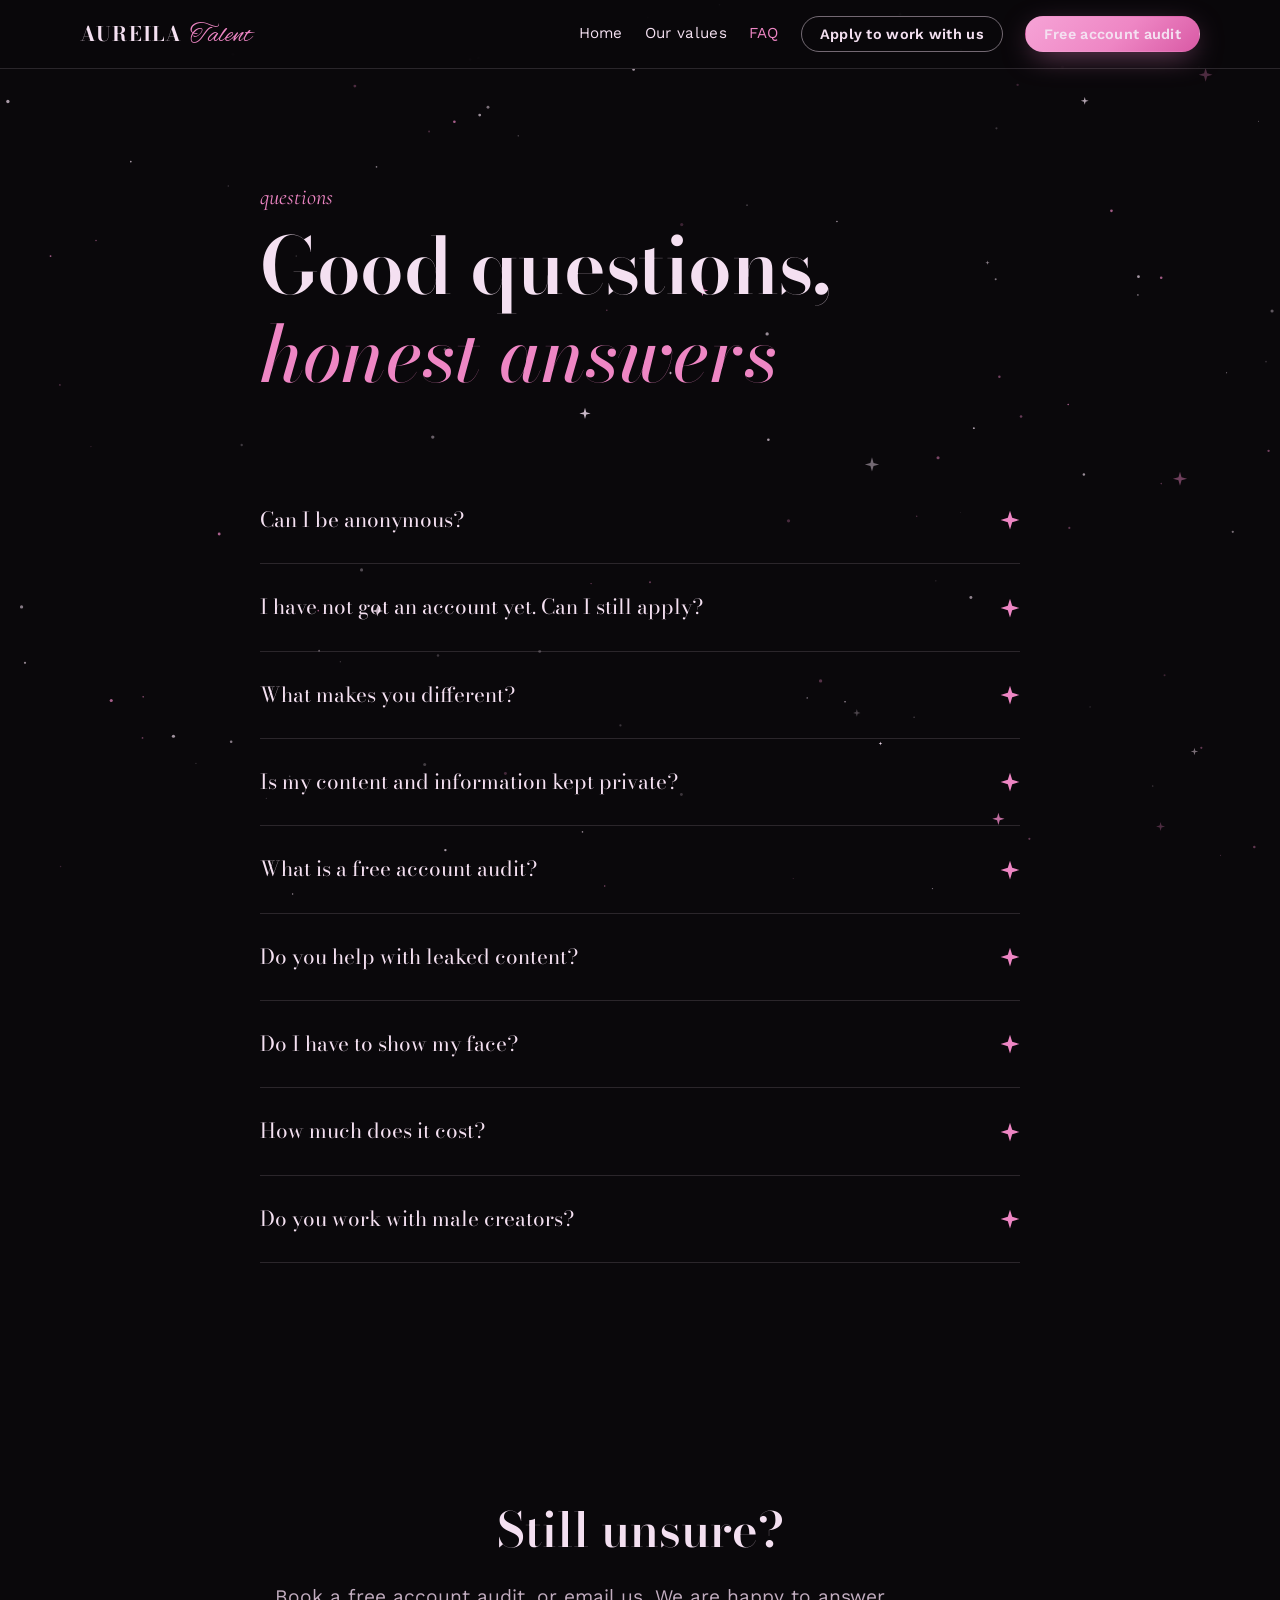
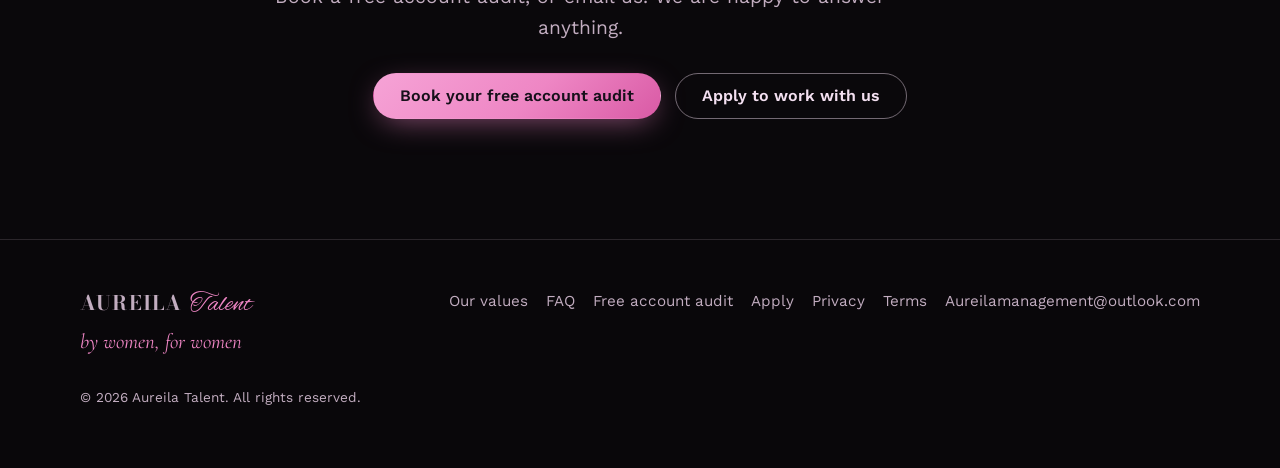
<file: faq.html>
<!doctype html>
<html lang="en-GB">
<head>
<meta charset="utf-8">
<meta name="viewport" content="width=device-width,initial-scale=1">
<title>FAQ | Aureila Talent</title>
<meta name="description" content="Answers about anonymity, privacy, DMCA takedowns and working with Aureila Talent.">
<meta name="theme-color" content="#0a080b">
<link rel="icon" href="data:image/svg+xml,%3Csvg xmlns='http://www.w3.org/2000/svg' viewBox='0 0 32 32'%3E%3Cpath fill='%23ee86c4' d='M16 1l3.5 11.5L31 16l-11.5 3.5L16 31l-3.5-11.5L1 16l11.5-3.5z'/%3E%3C/svg%3E">
<link rel="preconnect" href="https://fonts.googleapis.com">
<link rel="preconnect" href="https://fonts.gstatic.com" crossorigin>
<link href="https://fonts.googleapis.com/css2?family=Alex+Brush&family=Bodoni+Moda:ital,wght@0,500;0,600;0,700;1,500&family=Cormorant+Garamond:ital,wght@1,500&family=Work+Sans:wght@400;500;600&display=swap" rel="stylesheet">
<link rel="stylesheet" href="style.css">
</head>
<body>
<a class="skip" href="#main">Skip to content</a>
<canvas id="stars" aria-hidden="true"></canvas>
<header class="site-header">
  <div class="wrap bar">
    <a class="brand" href="index.html" aria-label="Aureila Talent, home"><span class="b1">Aureila</span><span class="b2">Talent</span></a>
    <button class="nav-toggle" aria-expanded="false" aria-controls="nav">Menu</button>
    <nav class="nav" id="nav" aria-label="Main"><a href="index.html">Home</a><a href="values.html">Our values</a><a href="faq.html" aria-current="page">FAQ</a><a href="apply.html" class="btn btn-ghost small">Apply to work with us</a><a href="audit.html" class="btn btn-primary small">Free account audit</a></nav>
  </div>
</header>
<main id="main">

<section class="page-hero">
  <div class="narrow reveal">
    <span class="kicker">questions</span>
    <h1>Good questions, <em>honest answers</em></h1>
  </div>
</section>
<section style="padding-top:10px">
  <div class="narrow faq reveal"><details><summary>Can I be anonymous?<svg class="" viewBox="0 0 32 32" aria-hidden="true"><path d="M16 1l3.5 11.5L31 16l-11.5 3.5L16 31l-3.5-11.5L1 16l11.5-3.5z"/></svg></summary><p>Yes, absolutely! We work with all kinds of creators, and you never have to show your face or share your real name publicly.</p></details><details><summary>I have not got an account yet. Can I still apply?<svg class="" viewBox="0 0 32 32" aria-hidden="true"><path d="M16 1l3.5 11.5L31 16l-11.5 3.5L16 31l-3.5-11.5L1 16l11.5-3.5z"/></svg></summary><p>Yes, of course! We can help you with the setting up process.</p></details><details><summary>What makes you different?<svg class="" viewBox="0 0 32 32" aria-hidden="true"><path d="M16 1l3.5 11.5L31 16l-11.5 3.5L16 31l-3.5-11.5L1 16l11.5-3.5z"/></svg></summary><p>We are entirely female owned and run, and we build you a brand, not just send traffic to your page. We are big on boundaries and big on your comfort in the industry, and we protect you in every way we can.</p></details><details><summary>Is my content and information kept private?<svg class="" viewBox="0 0 32 32" aria-hidden="true"><path d="M16 1l3.5 11.5L31 16l-11.5 3.5L16 31l-3.5-11.5L1 16l11.5-3.5z"/></svg></summary><p>Yes. Only your dedicated manager has access, and everything is covered by our agreement.</p></details><details><summary>What is a free account audit?<svg class="" viewBox="0 0 32 32" aria-hidden="true"><path d="M16 1l3.5 11.5L31 16l-11.5 3.5L16 31l-3.5-11.5L1 16l11.5-3.5z"/></svg></summary><p>A free 15 minute review of your main traffic platform. We look at what is holding back your growth and give you something useful, whether or not you decide to work with us.</p></details><details><summary>Do you help with leaked content?<svg class="" viewBox="0 0 32 32" aria-hidden="true"><path d="M16 1l3.5 11.5L31 16l-11.5 3.5L16 31l-3.5-11.5L1 16l11.5-3.5z"/></svg></summary><p>Yes. We offer DMCA takedown services, which means we monitor for leaked content and file takedown requests on your behalf. We cannot promise every copy will be removed, but we act quickly and keep at it.</p></details><details><summary>Do I have to show my face?<svg class="" viewBox="0 0 32 32" aria-hidden="true"><path d="M16 1l3.5 11.5L31 16l-11.5 3.5L16 31l-3.5-11.5L1 16l11.5-3.5z"/></svg></summary><p>No. Many creators choose to stay fully anonymous, and we plan your content and brand around what you are comfortable with.</p></details><details><summary>How much does it cost?<svg class="" viewBox="0 0 32 32" aria-hidden="true"><path d="M16 1l3.5 11.5L31 16l-11.5 3.5L16 31l-3.5-11.5L1 16l11.5-3.5z"/></svg></summary><p>We talk through how we work and our pricing on a call, so you know exactly what to expect before you decide anything.</p></details><details><summary>Do you work with male creators?<svg class="" viewBox="0 0 32 32" aria-hidden="true"><path d="M16 1l3.5 11.5L31 16l-11.5 3.5L16 31l-3.5-11.5L1 16l11.5-3.5z"/></svg></summary><p>No. We work entirely with female creators. It is what by women, for women means to us.</p></details></div>
</section>

<section class="banner">
  <div class="narrow reveal">
    <h2>Still unsure?</h2>
    <p class="lead">Book a free account audit, or email us. We are happy to answer anything.</p>
    <div class="cta">
      <a class="btn btn-primary" href="audit.html">Book your free account audit</a>
      <a class="btn btn-ghost" href="apply.html">Apply to work with us</a>
    </div>
  </div>
</section>
</main>
<footer class="site-footer">
  <div class="wrap">
    <div class="foot">
      <div>
        <a class="brand" href="index.html"><span class="b1">Aureila</span><span class="b2">Talent</span></a>
        <p class="slogan">by women, for women</p>
      </div>
      <ul>
        <li><a href="values.html">Our values</a></li>
        <li><a href="faq.html">FAQ</a></li>
        <li><a href="audit.html">Free account audit</a></li>
        <li><a href="apply.html">Apply</a></li>
        <li><a href="privacy.html">Privacy</a></li>
        <li><a href="terms.html">Terms</a></li>
        <li><a href="mailto:Aureilamanagement@outlook.com">Aureilamanagement@outlook.com</a></li>
      </ul>
    </div>
    <p class="fine">&copy; <span data-year>2026</span> Aureila Talent. All rights reserved.</p>
  </div>
</footer>
<script src="config.js"></script>
<script src="main.js"></script>
</body>
</html>
</file>
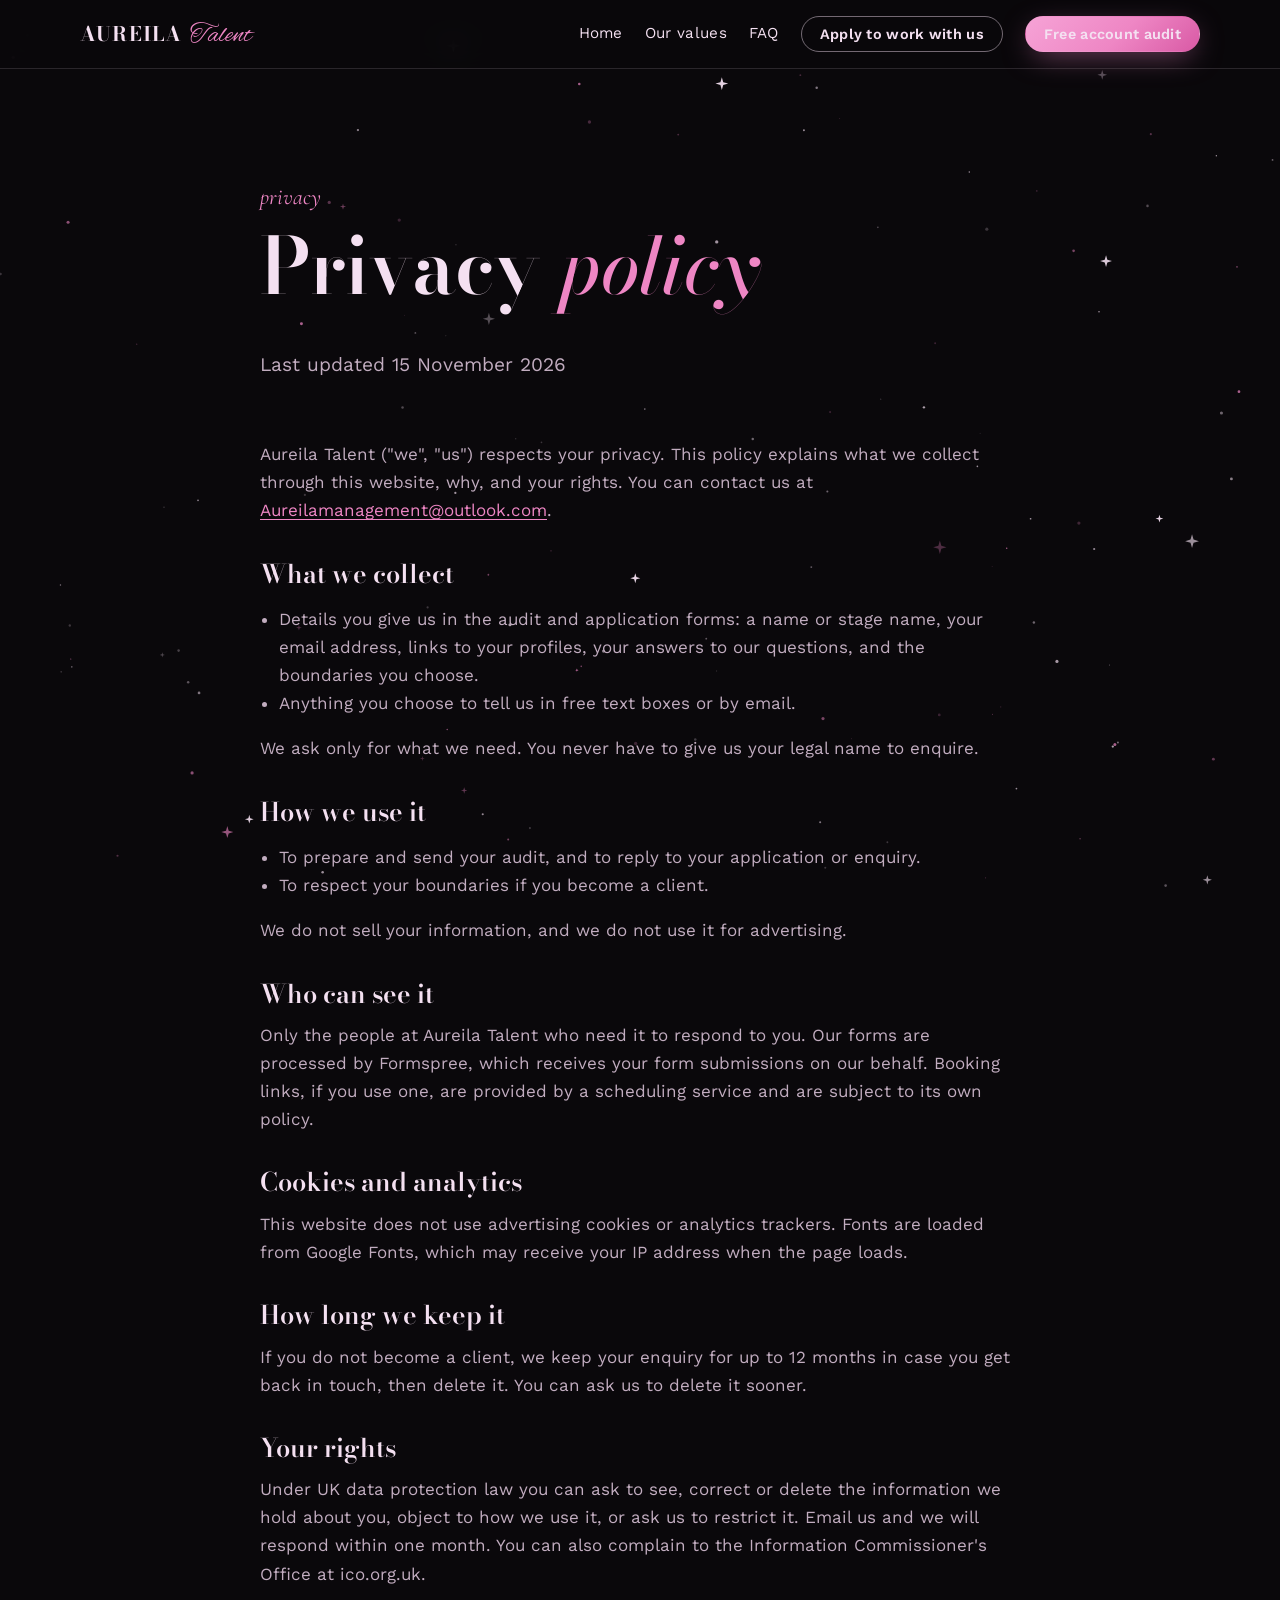
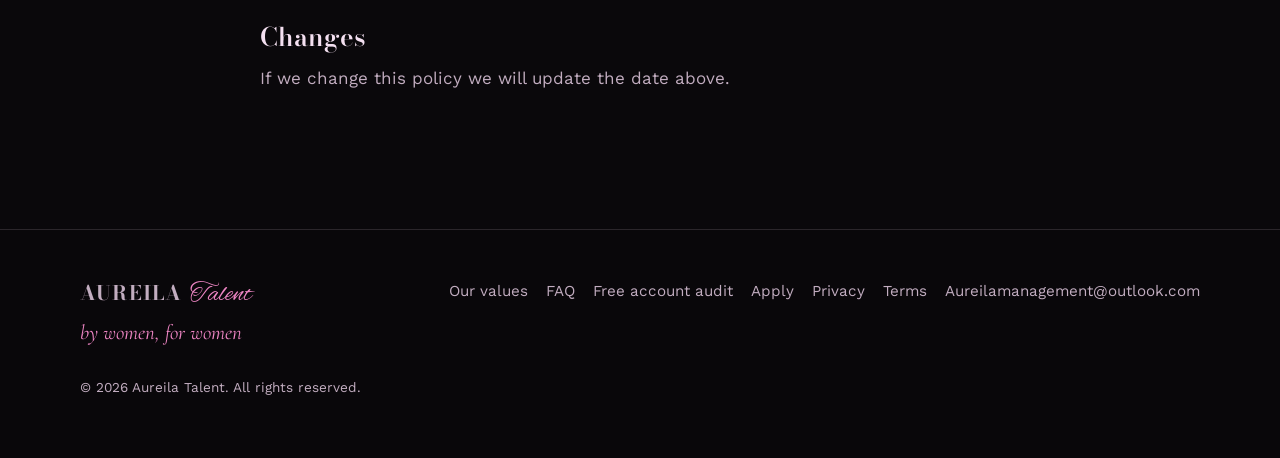
<file: privacy.html>
<!doctype html>
<html lang="en-GB">
<head>
<meta charset="utf-8">
<meta name="viewport" content="width=device-width,initial-scale=1">
<title>Privacy policy | Aureila Talent</title>
<meta name="description" content="How Aureila Talent collects and uses your information.">
<meta name="theme-color" content="#0a080b">
<link rel="icon" href="data:image/svg+xml,%3Csvg xmlns='http://www.w3.org/2000/svg' viewBox='0 0 32 32'%3E%3Cpath fill='%23ee86c4' d='M16 1l3.5 11.5L31 16l-11.5 3.5L16 31l-3.5-11.5L1 16l11.5-3.5z'/%3E%3C/svg%3E">
<link rel="preconnect" href="https://fonts.googleapis.com">
<link rel="preconnect" href="https://fonts.gstatic.com" crossorigin>
<link href="https://fonts.googleapis.com/css2?family=Alex+Brush&family=Bodoni+Moda:ital,wght@0,500;0,600;0,700;1,500&family=Cormorant+Garamond:ital,wght@1,500&family=Work+Sans:wght@400;500;600&display=swap" rel="stylesheet">
<link rel="stylesheet" href="style.css">
</head>
<body>
<a class="skip" href="#main">Skip to content</a>
<canvas id="stars" aria-hidden="true"></canvas>
<header class="site-header">
  <div class="wrap bar">
    <a class="brand" href="index.html" aria-label="Aureila Talent, home"><span class="b1">Aureila</span><span class="b2">Talent</span></a>
    <button class="nav-toggle" aria-expanded="false" aria-controls="nav">Menu</button>
    <nav class="nav" id="nav" aria-label="Main"><a href="index.html">Home</a><a href="values.html">Our values</a><a href="faq.html">FAQ</a><a href="apply.html" class="btn btn-ghost small">Apply to work with us</a><a href="audit.html" class="btn btn-primary small">Free account audit</a></nav>
  </div>
</header>
<main id="main">

<section class="page-hero"><div class="narrow reveal"><span class="kicker">privacy</span><h1>Privacy <em>policy</em></h1><p class="lead">Last updated 15 November 2026</p></div></section>
<section style="padding-top:10px"><div class="narrow legal">
<p>Aureila Talent ("we", "us") respects your privacy. This policy explains what we collect through this website, why, and your rights. You can contact us at <a href="mailto:Aureilamanagement@outlook.com">Aureilamanagement@outlook.com</a>.</p>

<h2>What we collect</h2>
<ul>
<li>Details you give us in the audit and application forms: a name or stage name, your email address, links to your profiles, your answers to our questions, and the boundaries you choose.</li>
<li>Anything you choose to tell us in free text boxes or by email.</li>
</ul>
<p>We ask only for what we need. You never have to give us your legal name to enquire.</p>

<h2>How we use it</h2>
<ul>
<li>To prepare and send your audit, and to reply to your application or enquiry.</li>
<li>To respect your boundaries if you become a client.</li>
</ul>
<p>We do not sell your information, and we do not use it for advertising.</p>

<h2>Who can see it</h2>
<p>Only the people at Aureila Talent who need it to respond to you. Our forms are processed by Formspree, which receives your form submissions on our behalf. Booking links, if you use one, are provided by a scheduling service and are subject to its own policy.</p>

<h2>Cookies and analytics</h2>
<p>This website does not use advertising cookies or analytics trackers. Fonts are loaded from Google Fonts, which may receive your IP address when the page loads.</p>

<h2>How long we keep it</h2>
<p>If you do not become a client, we keep your enquiry for up to 12 months in case you get back in touch, then delete it. You can ask us to delete it sooner.</p>

<h2>Your rights</h2>
<p>Under UK data protection law you can ask to see, correct or delete the information we hold about you, object to how we use it, or ask us to restrict it. Email us and we will respond within one month. You can also complain to the Information Commissioner's Office at ico.org.uk.</p>

<h2>Changes</h2>
<p>If we change this policy we will update the date above.</p>
</div></section>

</main>
<footer class="site-footer">
  <div class="wrap">
    <div class="foot">
      <div>
        <a class="brand" href="index.html"><span class="b1">Aureila</span><span class="b2">Talent</span></a>
        <p class="slogan">by women, for women</p>
      </div>
      <ul>
        <li><a href="values.html">Our values</a></li>
        <li><a href="faq.html">FAQ</a></li>
        <li><a href="audit.html">Free account audit</a></li>
        <li><a href="apply.html">Apply</a></li>
        <li><a href="privacy.html">Privacy</a></li>
        <li><a href="terms.html">Terms</a></li>
        <li><a href="mailto:Aureilamanagement@outlook.com">Aureilamanagement@outlook.com</a></li>
      </ul>
    </div>
    <p class="fine">&copy; <span data-year>2026</span> Aureila Talent. All rights reserved.</p>
  </div>
</footer>
<script src="config.js"></script>
<script src="main.js"></script>
</body>
</html>
</file>
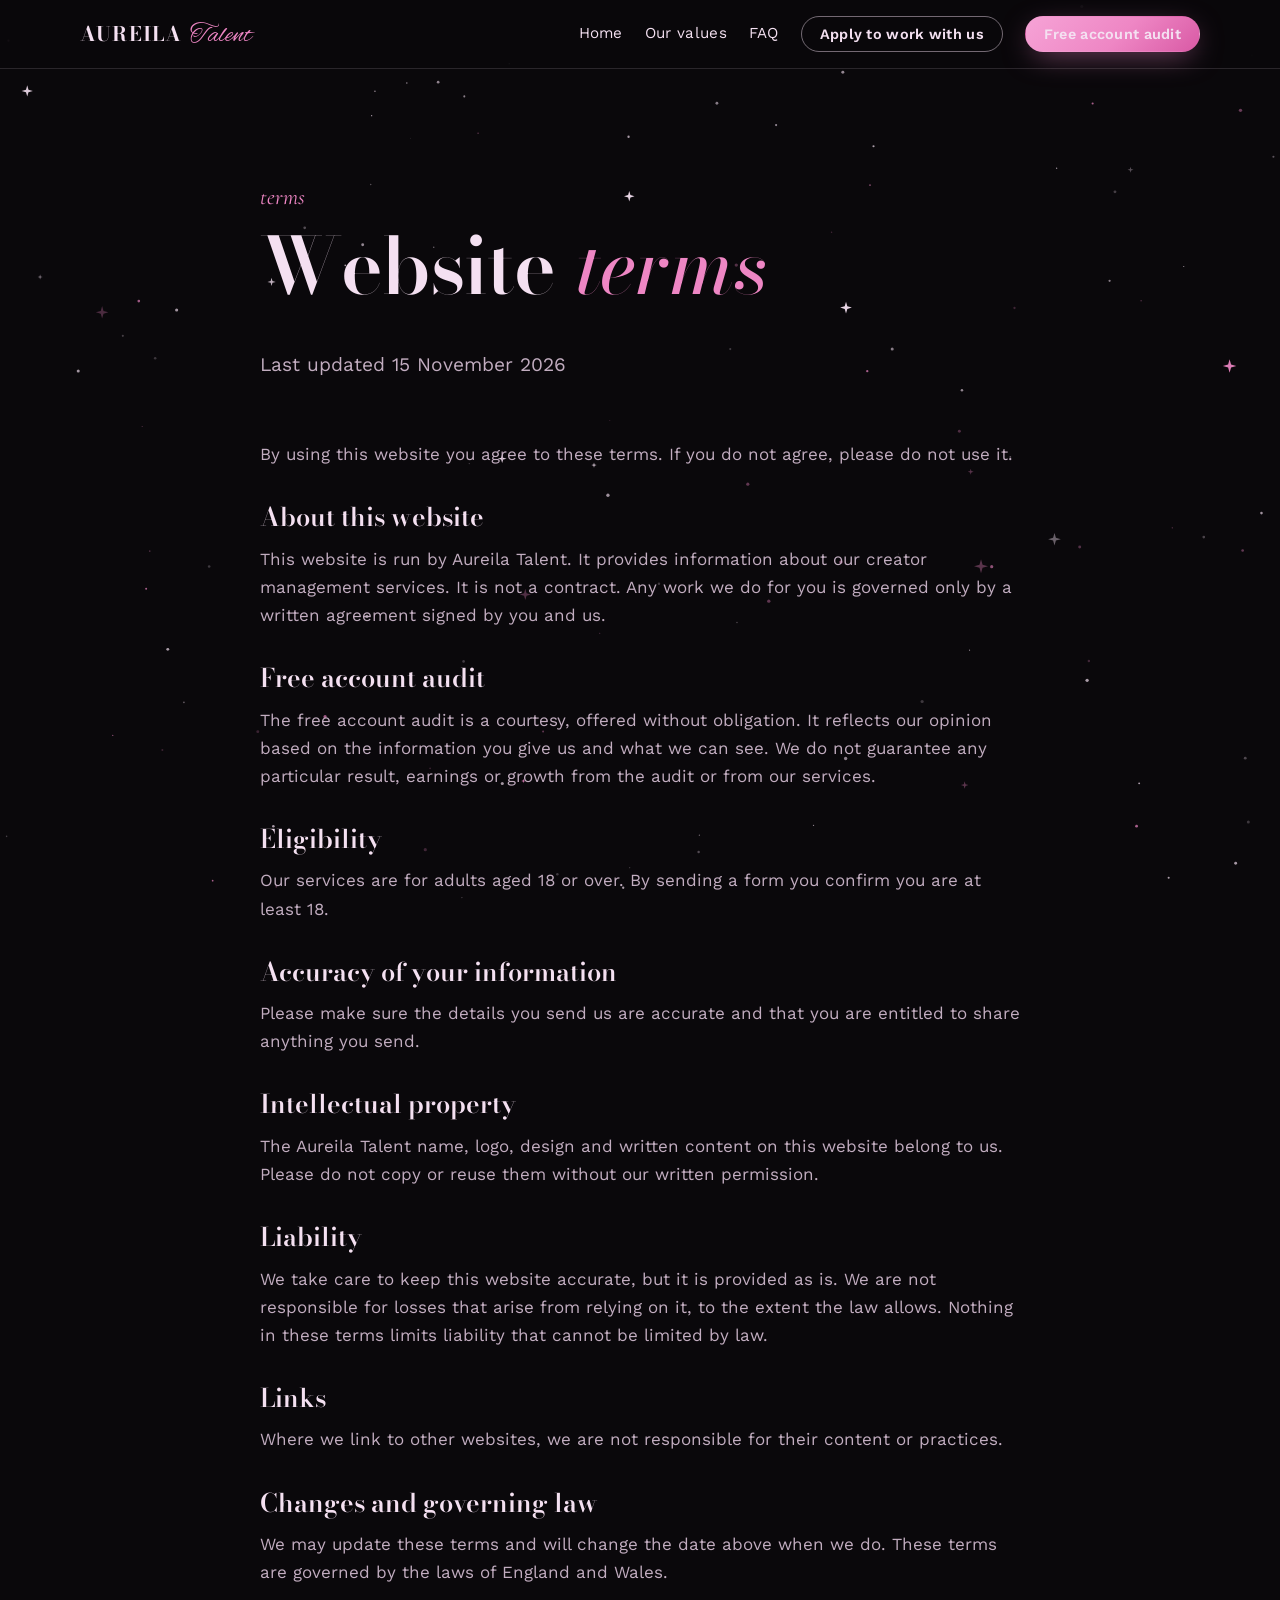
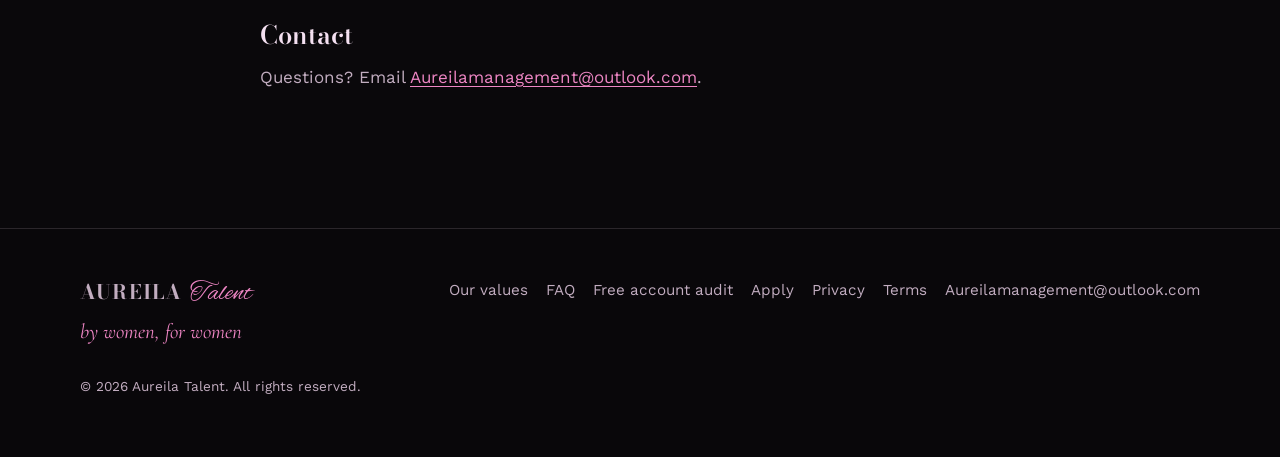
<file: terms.html>
<!doctype html>
<html lang="en-GB">
<head>
<meta charset="utf-8">
<meta name="viewport" content="width=device-width,initial-scale=1">
<title>Terms | Aureila Talent</title>
<meta name="description" content="Terms for using the Aureila Talent website.">
<meta name="theme-color" content="#0a080b">
<link rel="icon" href="data:image/svg+xml,%3Csvg xmlns='http://www.w3.org/2000/svg' viewBox='0 0 32 32'%3E%3Cpath fill='%23ee86c4' d='M16 1l3.5 11.5L31 16l-11.5 3.5L16 31l-3.5-11.5L1 16l11.5-3.5z'/%3E%3C/svg%3E">
<link rel="preconnect" href="https://fonts.googleapis.com">
<link rel="preconnect" href="https://fonts.gstatic.com" crossorigin>
<link href="https://fonts.googleapis.com/css2?family=Alex+Brush&family=Bodoni+Moda:ital,wght@0,500;0,600;0,700;1,500&family=Cormorant+Garamond:ital,wght@1,500&family=Work+Sans:wght@400;500;600&display=swap" rel="stylesheet">
<link rel="stylesheet" href="style.css">
</head>
<body>
<a class="skip" href="#main">Skip to content</a>
<canvas id="stars" aria-hidden="true"></canvas>
<header class="site-header">
  <div class="wrap bar">
    <a class="brand" href="index.html" aria-label="Aureila Talent, home"><span class="b1">Aureila</span><span class="b2">Talent</span></a>
    <button class="nav-toggle" aria-expanded="false" aria-controls="nav">Menu</button>
    <nav class="nav" id="nav" aria-label="Main"><a href="index.html">Home</a><a href="values.html">Our values</a><a href="faq.html">FAQ</a><a href="apply.html" class="btn btn-ghost small">Apply to work with us</a><a href="audit.html" class="btn btn-primary small">Free account audit</a></nav>
  </div>
</header>
<main id="main">

<section class="page-hero"><div class="narrow reveal"><span class="kicker">terms</span><h1>Website <em>terms</em></h1><p class="lead">Last updated 15 November 2026</p></div></section>
<section style="padding-top:10px"><div class="narrow legal">
<p>By using this website you agree to these terms. If you do not agree, please do not use it.</p>

<h2>About this website</h2>
<p>This website is run by Aureila Talent. It provides information about our creator management services. It is not a contract. Any work we do for you is governed only by a written agreement signed by you and us.</p>

<h2>Free account audit</h2>
<p>The free account audit is a courtesy, offered without obligation. It reflects our opinion based on the information you give us and what we can see. We do not guarantee any particular result, earnings or growth from the audit or from our services.</p>

<h2>Eligibility</h2>
<p>Our services are for adults aged 18 or over. By sending a form you confirm you are at least 18.</p>

<h2>Accuracy of your information</h2>
<p>Please make sure the details you send us are accurate and that you are entitled to share anything you send.</p>

<h2>Intellectual property</h2>
<p>The Aureila Talent name, logo, design and written content on this website belong to us. Please do not copy or reuse them without our written permission.</p>

<h2>Liability</h2>
<p>We take care to keep this website accurate, but it is provided as is. We are not responsible for losses that arise from relying on it, to the extent the law allows. Nothing in these terms limits liability that cannot be limited by law.</p>

<h2>Links</h2>
<p>Where we link to other websites, we are not responsible for their content or practices.</p>

<h2>Changes and governing law</h2>
<p>We may update these terms and will change the date above when we do. These terms are governed by the laws of England and Wales.</p>

<h2>Contact</h2>
<p>Questions? Email <a href="mailto:Aureilamanagement@outlook.com">Aureilamanagement@outlook.com</a>.</p>
</div></section>

</main>
<footer class="site-footer">
  <div class="wrap">
    <div class="foot">
      <div>
        <a class="brand" href="index.html"><span class="b1">Aureila</span><span class="b2">Talent</span></a>
        <p class="slogan">by women, for women</p>
      </div>
      <ul>
        <li><a href="values.html">Our values</a></li>
        <li><a href="faq.html">FAQ</a></li>
        <li><a href="audit.html">Free account audit</a></li>
        <li><a href="apply.html">Apply</a></li>
        <li><a href="privacy.html">Privacy</a></li>
        <li><a href="terms.html">Terms</a></li>
        <li><a href="mailto:Aureilamanagement@outlook.com">Aureilamanagement@outlook.com</a></li>
      </ul>
    </div>
    <p class="fine">&copy; <span data-year>2026</span> Aureila Talent. All rights reserved.</p>
  </div>
</footer>
<script src="config.js"></script>
<script src="main.js"></script>
</body>
</html>
</file>
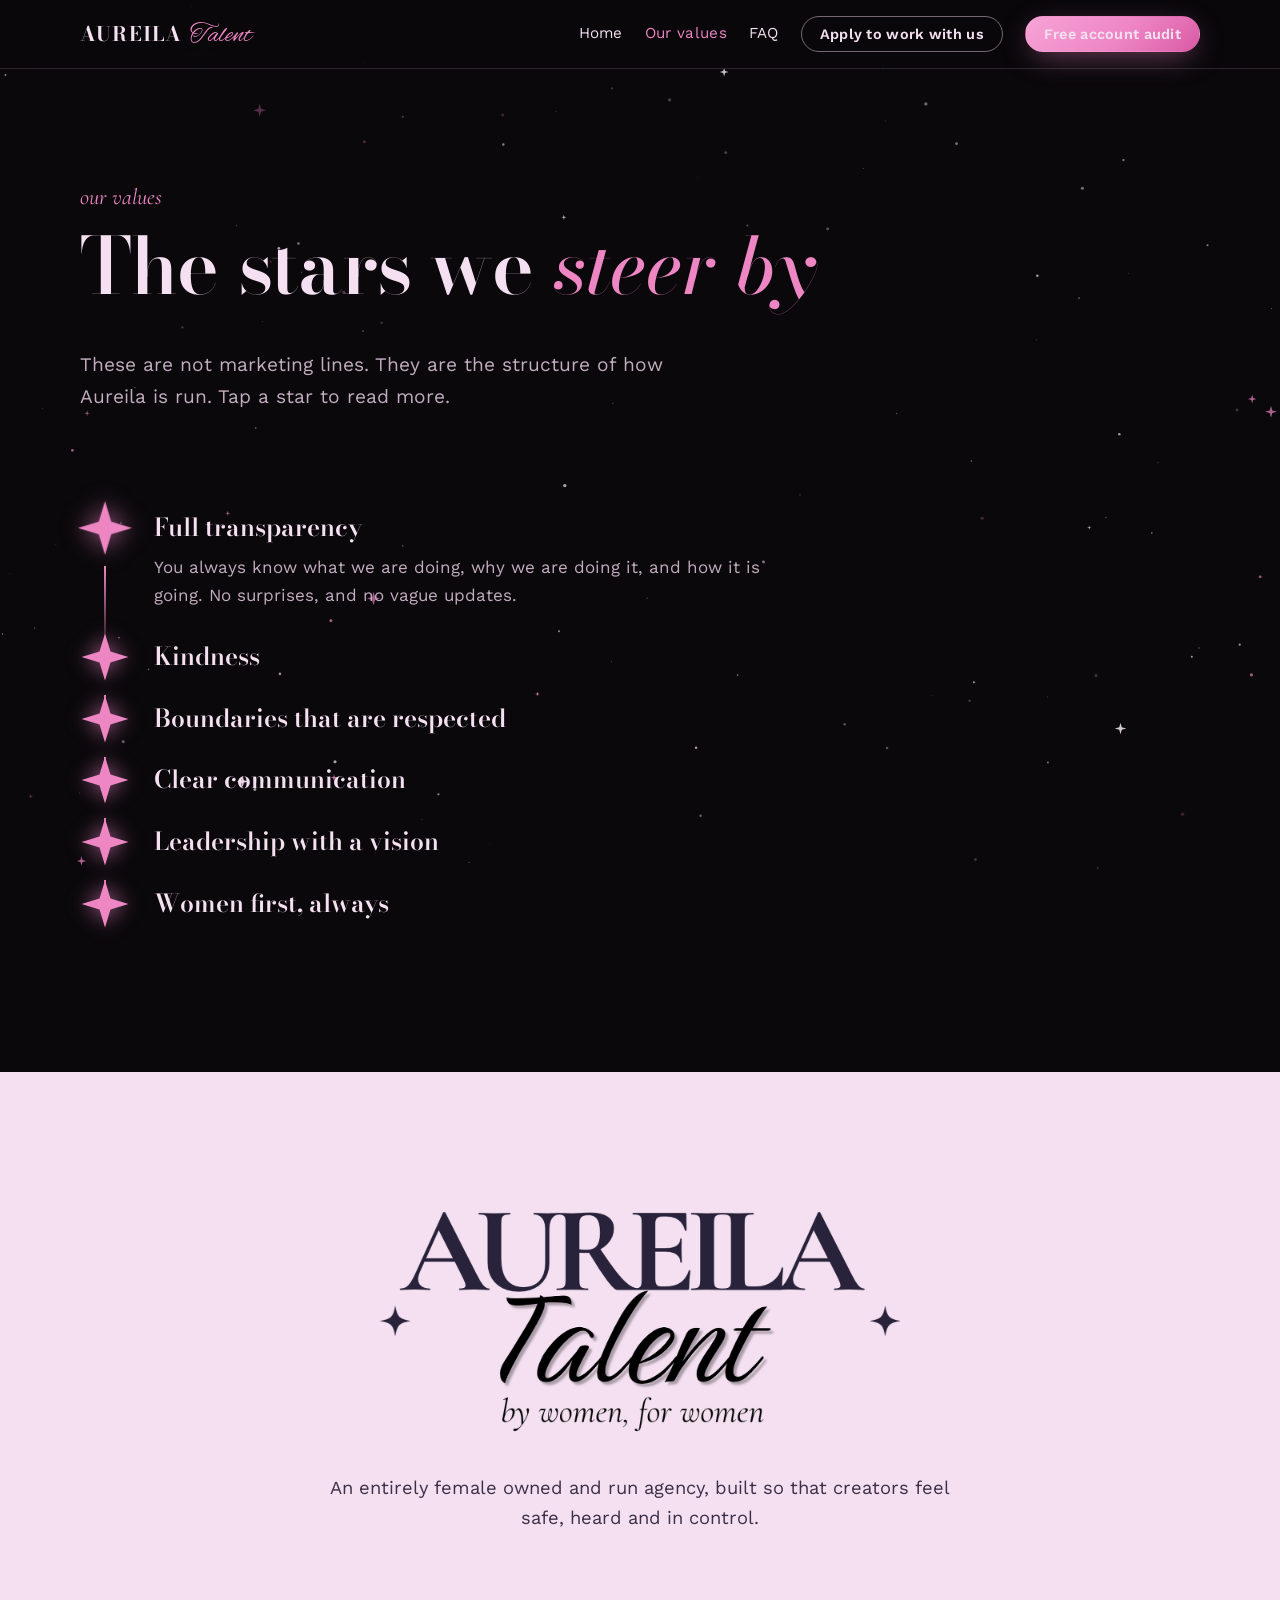
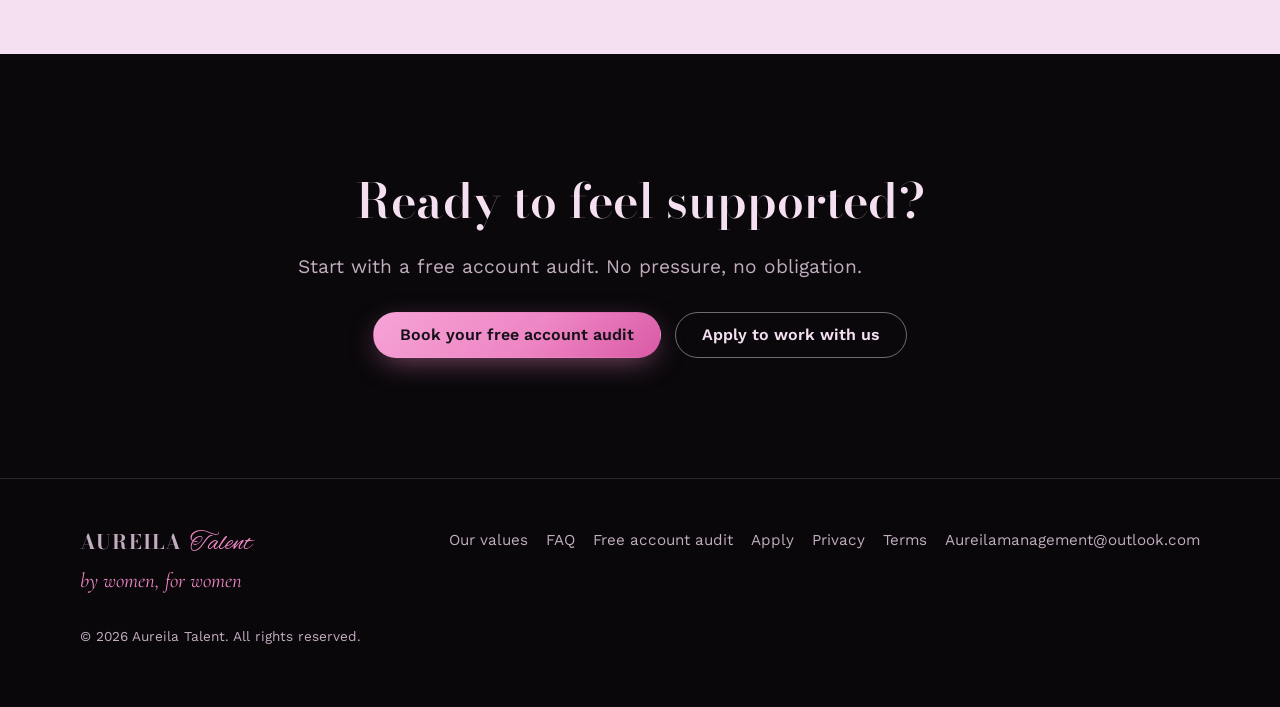
<file: values.html>
<!doctype html>
<html lang="en-GB">
<head>
<meta charset="utf-8">
<meta name="viewport" content="width=device-width,initial-scale=1">
<title>Our values | Aureila Talent</title>
<meta name="description" content="Transparency, kindness, respected boundaries and clear communication. The values that shape how Aureila Talent is run.">
<meta name="theme-color" content="#0a080b">
<link rel="icon" href="data:image/svg+xml,%3Csvg xmlns='http://www.w3.org/2000/svg' viewBox='0 0 32 32'%3E%3Cpath fill='%23ee86c4' d='M16 1l3.5 11.5L31 16l-11.5 3.5L16 31l-3.5-11.5L1 16l11.5-3.5z'/%3E%3C/svg%3E">
<link rel="preconnect" href="https://fonts.googleapis.com">
<link rel="preconnect" href="https://fonts.gstatic.com" crossorigin>
<link href="https://fonts.googleapis.com/css2?family=Alex+Brush&family=Bodoni+Moda:ital,wght@0,500;0,600;0,700;1,500&family=Cormorant+Garamond:ital,wght@1,500&family=Work+Sans:wght@400;500;600&display=swap" rel="stylesheet">
<link rel="stylesheet" href="style.css">
</head>
<body>
<a class="skip" href="#main">Skip to content</a>
<canvas id="stars" aria-hidden="true"></canvas>
<header class="site-header">
  <div class="wrap bar">
    <a class="brand" href="index.html" aria-label="Aureila Talent, home"><span class="b1">Aureila</span><span class="b2">Talent</span></a>
    <button class="nav-toggle" aria-expanded="false" aria-controls="nav">Menu</button>
    <nav class="nav" id="nav" aria-label="Main"><a href="index.html">Home</a><a href="values.html" aria-current="page">Our values</a><a href="faq.html">FAQ</a><a href="apply.html" class="btn btn-ghost small">Apply to work with us</a><a href="audit.html" class="btn btn-primary small">Free account audit</a></nav>
  </div>
</header>
<main id="main">

<section class="page-hero">
  <div class="wrap reveal">
    <span class="kicker">our values</span>
    <h1>The stars we <em>steer by</em></h1>
    <p class="lead">These are not marketing lines. They are the structure of how Aureila is run. Tap a star to read more.</p>
  </div>
</section>
<section style="padding-top:20px">
  <div class="wrap">
    <ol class="constellation"><li class="node open"><button class="node-head" aria-expanded="true"><svg class="star" viewBox="0 0 32 32" aria-hidden="true"><path d="M16 1l3.5 11.5L31 16l-11.5 3.5L16 31l-3.5-11.5L1 16l11.5-3.5z"/></svg><h3>Full transparency</h3></button><div class="node-body"><p>You always know what we are doing, why we are doing it, and how it is going. No surprises, and no vague updates.</p></div></li><li class="node"><button class="node-head" aria-expanded="false"><svg class="star" viewBox="0 0 32 32" aria-hidden="true"><path d="M16 1l3.5 11.5L31 16l-11.5 3.5L16 31l-3.5-11.5L1 16l11.5-3.5z"/></svg><h3>Kindness</h3></button><div class="node-body"><p>This industry can be hard on people. We choose to be kind, to creators and to each other, in everything we do.</p></div></li><li class="node"><button class="node-head" aria-expanded="false"><svg class="star" viewBox="0 0 32 32" aria-hidden="true"><path d="M16 1l3.5 11.5L31 16l-11.5 3.5L16 31l-3.5-11.5L1 16l11.5-3.5z"/></svg><h3>Boundaries that are respected</h3></button><div class="node-body"><p>Your boundaries are agreed at the start and adhered to every time. They are not a negotiation and they are not a sales tactic.</p></div></li><li class="node"><button class="node-head" aria-expanded="false"><svg class="star" viewBox="0 0 32 32" aria-hidden="true"><path d="M16 1l3.5 11.5L31 16l-11.5 3.5L16 31l-3.5-11.5L1 16l11.5-3.5z"/></svg><h3>Clear communication</h3></button><div class="node-body"><p>Plain language, honest answers and regular check ins. If something changes, you hear it from us first.</p></div></li><li class="node"><button class="node-head" aria-expanded="false"><svg class="star" viewBox="0 0 32 32" aria-hidden="true"><path d="M16 1l3.5 11.5L31 16l-11.5 3.5L16 31l-3.5-11.5L1 16l11.5-3.5z"/></svg><h3>Leadership with a vision</h3></button><div class="node-body"><p>Our vision is set clearly from the top and shapes who we work with, who we hire and how we train. Everyone follows the same standards.</p></div></li><li class="node"><button class="node-head" aria-expanded="false"><svg class="star" viewBox="0 0 32 32" aria-hidden="true"><path d="M16 1l3.5 11.5L31 16l-11.5 3.5L16 31l-3.5-11.5L1 16l11.5-3.5z"/></svg><h3>Women first, always</h3></button><div class="node-body"><p>We speak about creators and about each other with respect. Creators are people, never products.</p></div></li></ol>
  </div>
</section>
<section class="panel-pink">
  <div class="wrap inner reveal">
    <img class="logo-img" src="logo.png" alt="Aureila Talent, by women, for women" width="1400" height="647">
    <p>An entirely female owned and run agency, built so that creators feel safe, heard and in control.</p>
  </div>
</section>

<section class="banner">
  <div class="narrow reveal">
    <h2>Ready to feel supported?</h2>
    <p class="lead">Start with a free account audit. No pressure, no obligation.</p>
    <div class="cta">
      <a class="btn btn-primary" href="audit.html">Book your free account audit</a>
      <a class="btn btn-ghost" href="apply.html">Apply to work with us</a>
    </div>
  </div>
</section>
</main>
<footer class="site-footer">
  <div class="wrap">
    <div class="foot">
      <div>
        <a class="brand" href="index.html"><span class="b1">Aureila</span><span class="b2">Talent</span></a>
        <p class="slogan">by women, for women</p>
      </div>
      <ul>
        <li><a href="values.html">Our values</a></li>
        <li><a href="faq.html">FAQ</a></li>
        <li><a href="audit.html">Free account audit</a></li>
        <li><a href="apply.html">Apply</a></li>
        <li><a href="privacy.html">Privacy</a></li>
        <li><a href="terms.html">Terms</a></li>
        <li><a href="mailto:Aureilamanagement@outlook.com">Aureilamanagement@outlook.com</a></li>
      </ul>
    </div>
    <p class="fine">&copy; <span data-year>2026</span> Aureila Talent. All rights reserved.</p>
  </div>
</footer>
<script src="config.js"></script>
<script src="main.js"></script>
</body>
</html>
</file>
<file: style.css>
:root{
  --black:#0a080b;--ink:#130f15;--card:#1a141c;
  --pink:#f4e0f1;--rose:#ee86c4;--rose-deep:#d95aa5;--plum:#2a2238;
  --sage:#a8bfa6;--sage-ink:#1c261c;--sage-bg:#1b241c;
  --muted:#c2adc0;--line:rgba(244,224,241,.14);
  --serif:'Bodoni Moda',Georgia,serif;
  --sans:'Work Sans',system-ui,sans-serif;
  --script:'Alex Brush','Snell Roundhand',cursive;
  --ital:'Cormorant Garamond',Georgia,serif;
  --r:22px;
}
*{box-sizing:border-box}
html{scroll-behavior:smooth}
body{margin:0;background:var(--black);color:var(--pink);font:400 17px/1.65 var(--sans);-webkit-font-smoothing:antialiased;overflow-x:hidden}
img,svg{max-width:100%}
a{color:var(--rose);text-decoration-thickness:1px;text-underline-offset:3px}
a:hover{color:var(--pink)}
#stars{position:fixed;inset:0;z-index:0;pointer-events:none}
.skip{position:absolute;left:-999px;top:0;background:var(--rose);color:var(--black);padding:10px 16px;z-index:100}
.skip:focus{left:10px;top:10px}
header,main,footer{position:relative;z-index:1}
.wrap{width:min(1120px,100% - 40px);margin-inline:auto}
.narrow{width:min(760px,100% - 40px);margin-inline:auto}

/* brand lockup */
.brand{display:inline-flex;align-items:baseline;gap:.45rem;text-decoration:none;color:var(--pink)}
.brand .b1{font-family:var(--serif);font-weight:700;letter-spacing:.06em;font-size:1.25rem;text-transform:uppercase}
.brand .b2{font-family:var(--script);font-size:1.7rem;color:var(--rose);line-height:1}
.lockup{display:inline-flex;flex-direction:column;align-items:center;color:var(--plum)}
.lockup .b1{font-family:var(--serif);font-weight:700;text-transform:uppercase;letter-spacing:.02em;font-size:clamp(2.6rem,9vw,5.6rem);line-height:1}
.lockup .b2{font-family:var(--script);font-size:clamp(3rem,10vw,6.2rem);line-height:.8;margin-top:-.28em;color:#14101a;text-shadow:2px 3px 0 rgba(42,34,56,.18)}
.lockup .tag{font-family:var(--ital);font-style:italic;font-size:clamp(1.2rem,3vw,1.7rem);margin-top:.6rem;color:#14101a}
.lockup .sp{position:absolute;width:26px;height:26px;fill:var(--plum)}

/* header */
.site-header{position:sticky;top:0;z-index:50;background:rgba(10,8,11,.78);backdrop-filter:blur(14px);-webkit-backdrop-filter:blur(14px);border-bottom:1px solid var(--line)}
.bar{display:flex;align-items:center;justify-content:space-between;height:68px;gap:16px}
.nav{display:flex;align-items:center;gap:22px}
.nav a{color:var(--pink);text-decoration:none;font-size:.95rem;letter-spacing:.02em}
.nav a:hover,.nav a[aria-current="page"]{color:var(--rose)}
.nav .btn{font-size:.9rem}
.nav-toggle{display:none;background:none;border:1px solid var(--line);color:var(--pink);border-radius:12px;padding:8px 12px;font:inherit;cursor:pointer}

/* buttons */
.btn{display:inline-flex;align-items:center;justify-content:center;gap:.5rem;padding:14px 26px;border-radius:999px;font:600 1rem/1 var(--sans);text-decoration:none;border:1.5px solid transparent;cursor:pointer;transition:transform .2s,box-shadow .2s,background .2s,color .2s}
.btn-primary{background:linear-gradient(135deg,#f6a3d6,var(--rose) 55%,var(--rose-deep));color:#16101a;box-shadow:0 8px 30px -8px rgba(238,134,196,.6)}
.btn-primary:hover{transform:translateY(-2px);color:#16101a;box-shadow:0 12px 36px -8px rgba(238,134,196,.8)}
.btn-ghost{border-color:rgba(244,224,241,.45);color:var(--pink);background:transparent}
.btn-ghost:hover{background:var(--pink);color:var(--black)}
.btn.small{padding:10px 18px;font-size:.9rem}
.btn:focus-visible,a:focus-visible,summary:focus-visible,button:focus-visible,input:focus-visible,select:focus-visible,textarea:focus-visible{outline:2px solid var(--pink);outline-offset:3px}

/* type */
h1,h2,h3{font-family:var(--serif);font-weight:600;line-height:1.12;margin:0 0 .5em}
h1{font-size:clamp(2.5rem,6.6vw,4.9rem);letter-spacing:-.01em}
h2{font-size:clamp(1.9rem,4.2vw,3rem)}
h3{font-size:1.3rem}
h1 em,h2 em{font-style:italic;color:var(--rose);font-weight:500}
p{margin:0 0 1em}
.kicker{font-family:var(--ital);font-style:italic;font-size:1.4rem;color:var(--rose);margin-bottom:.4rem;display:block}
.lead{font-size:1.2rem;color:var(--muted);max-width:640px}
.center{text-align:center}
.center .lead{margin-inline:auto}

/* sections */
section{padding:clamp(64px,10vw,120px) 0}
.hero{padding-top:clamp(70px,12vw,150px);padding-bottom:clamp(60px,9vw,110px)}
.hero .cta{display:flex;flex-wrap:wrap;gap:14px;margin-top:2rem}
.page-hero{padding:clamp(60px,9vw,110px) 0 30px}
.grid{display:grid;gap:22px}
.g3{grid-template-columns:repeat(auto-fit,minmax(290px,1fr))}
.card{background:linear-gradient(160deg,rgba(26,20,28,.92),rgba(19,15,21,.92));border:1px solid var(--line);border-radius:var(--r);padding:30px;transition:transform .3s,border-color .3s}
.card:hover{transform:translateY(-4px);border-color:rgba(238,134,196,.5)}
.card .ico{width:30px;height:30px;fill:var(--rose);margin-bottom:14px}
.card p{color:var(--muted);margin:0}

/* pink panel */
.panel-pink{background:var(--pink);color:var(--plum);text-align:center;position:relative;overflow:hidden}
.panel-pink .inner{position:relative;display:flex;flex-direction:column;align-items:center;gap:1.4rem}
.panel-pink p{max-width:620px;font-size:1.15rem;color:#3b3048;margin:0}
.panel-pink .sp{position:absolute;fill:var(--plum);opacity:.85}

/* steps */
.steps{counter-reset:s;display:grid;gap:18px;grid-template-columns:repeat(auto-fit,minmax(240px,1fr));margin-top:2.4rem}
.step{position:relative;padding:28px 26px;border-left:1px solid var(--line)}
.step::before{counter-increment:s;content:counter(s);font-family:var(--serif);font-size:3.4rem;color:var(--rose);display:block;line-height:1;margin-bottom:10px;font-style:italic}
.step p{color:var(--muted);margin:0}

/* trust (sage only here and on the boundaries picker) */
.trust{background:var(--sage-bg);border-block:1px solid rgba(168,191,166,.35)}
.trust h2 em{color:var(--sage)}
.trust .kicker{color:var(--sage)}
.trust ul{list-style:none;padding:0;margin:1.6rem 0 0;display:grid;gap:14px}
.trust li{display:flex;gap:14px;align-items:flex-start;color:#dbe7da}
.trust li svg{flex:none;width:22px;height:22px;fill:var(--sage);margin-top:4px}

/* cta banner */
.banner{text-align:center}
.banner .cta{justify-content:center;display:flex;flex-wrap:wrap;gap:14px;margin-top:1.8rem}

/* constellation */
.constellation{list-style:none;margin:2rem 0 0;padding:0;position:relative}
.node{position:relative;padding:0 0 34px 74px;opacity:.25;transform:translateY(14px);transition:opacity .7s,transform .7s}
.node.in{opacity:1;transform:none}
.node::before{content:"";position:absolute;left:24px;top:52px;bottom:-4px;width:2px;background:linear-gradient(var(--rose),rgba(238,134,196,.1));transform-origin:top;transform:scaleY(0);transition:transform .9s .2s}
.node.in::before{transform:scaleY(1)}
.node:last-child::before{display:none}
.node-head{all:unset;cursor:pointer;display:flex;align-items:center;gap:14px;position:relative}
.node-head:focus-visible{outline:2px solid var(--pink);outline-offset:6px;border-radius:10px}
.node-head .star{position:absolute;left:-74px;width:50px;height:50px;fill:var(--rose);filter:drop-shadow(0 0 10px rgba(238,134,196,.7));transition:transform .5s}
.node.open .star{transform:rotate(90deg) scale(1.15)}
.node-head h3{margin:0;font-size:1.55rem}
.node-body{max-height:0;overflow:hidden;transition:max-height .5s}
.node.open .node-body{max-height:300px}
.node-body p{color:var(--muted);margin:.7rem 0 0;max-width:620px}

/* faq */
.faq details{border-bottom:1px solid var(--line);padding:6px 0}
.faq summary{list-style:none;cursor:pointer;display:flex;justify-content:space-between;align-items:center;gap:18px;padding:20px 0;font-family:var(--serif);font-size:1.3rem}
.faq summary::-webkit-details-marker{display:none}
.faq summary svg{flex:none;width:20px;height:20px;fill:var(--rose);transition:transform .4s}
.faq details[open] summary svg{transform:rotate(135deg) scale(1.2)}
.faq details p{color:var(--muted);padding:0 0 22px;margin:0;max-width:640px;animation:fade .5s}
@keyframes fade{from{opacity:0;transform:translateY(-6px)}to{opacity:1;transform:none}}

/* quiz */
.quiz{background:linear-gradient(160deg,rgba(26,20,28,.95),rgba(19,15,21,.95));border:1px solid var(--line);border-radius:28px;padding:clamp(24px,5vw,48px)}
.progress{height:4px;background:var(--line);border-radius:4px;overflow:hidden;margin-bottom:26px}
.progress i{display:block;height:100%;background:linear-gradient(90deg,var(--rose),var(--pink));width:0;transition:width .5s}
.q-count{font-family:var(--ital);font-style:italic;color:var(--rose);font-size:1.2rem}
.quiz h2{font-size:clamp(1.6rem,3.6vw,2.3rem);margin:.2rem 0 1.4rem}
.opts{display:grid;gap:12px;grid-template-columns:repeat(auto-fit,minmax(220px,1fr))}
.opt{all:unset;cursor:pointer;box-sizing:border-box;padding:16px 20px;border:1.5px solid var(--line);border-radius:16px;transition:all .25s;background:rgba(244,224,241,.03)}
.opt:hover,.opt:focus-visible{border-color:var(--rose);background:rgba(238,134,196,.1);transform:translateY(-2px)}
.opt:focus-visible{outline:2px solid var(--pink)}
.back{background:none;border:0;color:var(--muted);cursor:pointer;margin-top:22px;font:inherit;padding:0}
.back:hover{color:var(--pink)}
.result-box{background:rgba(238,134,196,.08);border:1px solid rgba(238,134,196,.35);border-radius:18px;padding:22px 24px;margin:0 0 28px}
.result-box h3{color:var(--rose);margin-bottom:.4em}
.result-box p{margin:0;color:var(--pink)}
.hidden{display:none!important}

/* forms */
.form{display:grid;gap:18px}
label.f{display:grid;gap:8px;font-weight:500;font-size:.95rem}
label.f small{color:var(--muted);font-weight:400}
input[type=text],input[type=email],input[type=url],select,textarea{width:100%;background:rgba(244,224,241,.05);border:1.5px solid var(--line);color:var(--pink);border-radius:14px;padding:14px 16px;font:inherit}
select option{color:#111}
textarea{min-height:120px;resize:vertical}
input:focus,select:focus,textarea:focus{border-color:var(--rose);outline:none}
.form-msg{min-height:1.4em;font-size:.95rem}
.form-msg.err{color:#ffb4c8}
.thanks{text-align:center;padding:30px 10px}
.thanks h3{font-size:1.9rem;color:var(--rose)}
.consent{font-size:.85rem;color:var(--muted)}

/* boundaries picker (sage) */
.picker{background:var(--sage-bg);border:1px solid rgba(168,191,166,.4);border-radius:28px;padding:clamp(24px,5vw,44px)}
.picker .kicker{color:var(--sage)}
.picker fieldset{border:0;padding:0;margin:0 0 26px}
.picker legend{font-family:var(--serif);font-size:1.25rem;margin-bottom:12px;color:#e5efe4;padding:0}
.chips{display:flex;flex-wrap:wrap;gap:10px}
.chip{position:relative}
.chip input{position:absolute;opacity:0;inset:0;cursor:pointer}
.chip span{display:inline-block;padding:11px 18px;border:1.5px solid rgba(168,191,166,.45);border-radius:999px;color:#dbe7da;transition:all .25s;font-size:.95rem}
.chip input:hover+span{border-color:var(--sage)}
.chip input:focus-visible+span{outline:2px solid var(--pink);outline-offset:3px}
.chip input:checked+span{background:var(--sage);color:var(--sage-ink);border-color:var(--sage);font-weight:600}
.summary{border-top:1px dashed rgba(168,191,166,.4);padding-top:20px}
.summary h3{color:var(--sage);font-size:1.15rem}
.summary ul{margin:.4rem 0 0;padding-left:1.2rem;color:#dbe7da}
.summary .none{color:#9fb19d;font-style:italic;list-style:none;margin-left:-1.2rem}

/* legal */
.legal h2{font-size:1.6rem;margin-top:2.2rem}
.legal p,.legal li{color:var(--muted)}
.legal ul{padding-left:1.2rem}

/* footer */
.site-footer{border-top:1px solid var(--line);padding:46px 0;background:rgba(10,8,11,.85)}
.foot{display:flex;flex-wrap:wrap;gap:30px;justify-content:space-between;align-items:flex-start}
.foot ul{list-style:none;padding:0;margin:0;display:flex;flex-wrap:wrap;gap:18px}
.foot a{color:var(--muted);text-decoration:none;font-size:.95rem}
.foot a:hover{color:var(--rose)}
.fine{color:var(--muted);font-size:.85rem;margin-top:26px}
.slogan{font-family:var(--ital);font-style:italic;font-size:1.3rem;color:var(--rose);margin:.4rem 0 0}

/* reveal */
.reveal{opacity:0;transform:translateY(22px);transition:opacity .8s,transform .8s}
.reveal.in{opacity:1;transform:none}

@media (max-width:820px){
  .nav-toggle{display:block}
  .nav{position:absolute;top:68px;left:0;right:0;flex-direction:column;align-items:stretch;gap:0;background:rgba(10,8,11,.97);border-bottom:1px solid var(--line);padding:10px 20px 20px;display:none}
  .nav.open{display:flex}
  .nav a{padding:14px 0;border-bottom:1px solid var(--line)}
  .nav .btn{margin-top:12px;border-bottom:0}
}
@media (max-width:520px){
  .node{padding-left:62px}
  .node-head .star{left:-62px;width:42px;height:42px}
  .node::before{left:20px;top:44px}
}
@media (prefers-reduced-motion:reduce){
  html{scroll-behavior:auto}
  *,*::before,*::after{animation:none!important;transition:none!important}
  .reveal,.node{opacity:1;transform:none}
  .node::before{transform:none}
}

/* real logo on the pink panels */
.logo-img{display:block;width:min(560px,86%);height:auto;margin:0 auto}
</file>
